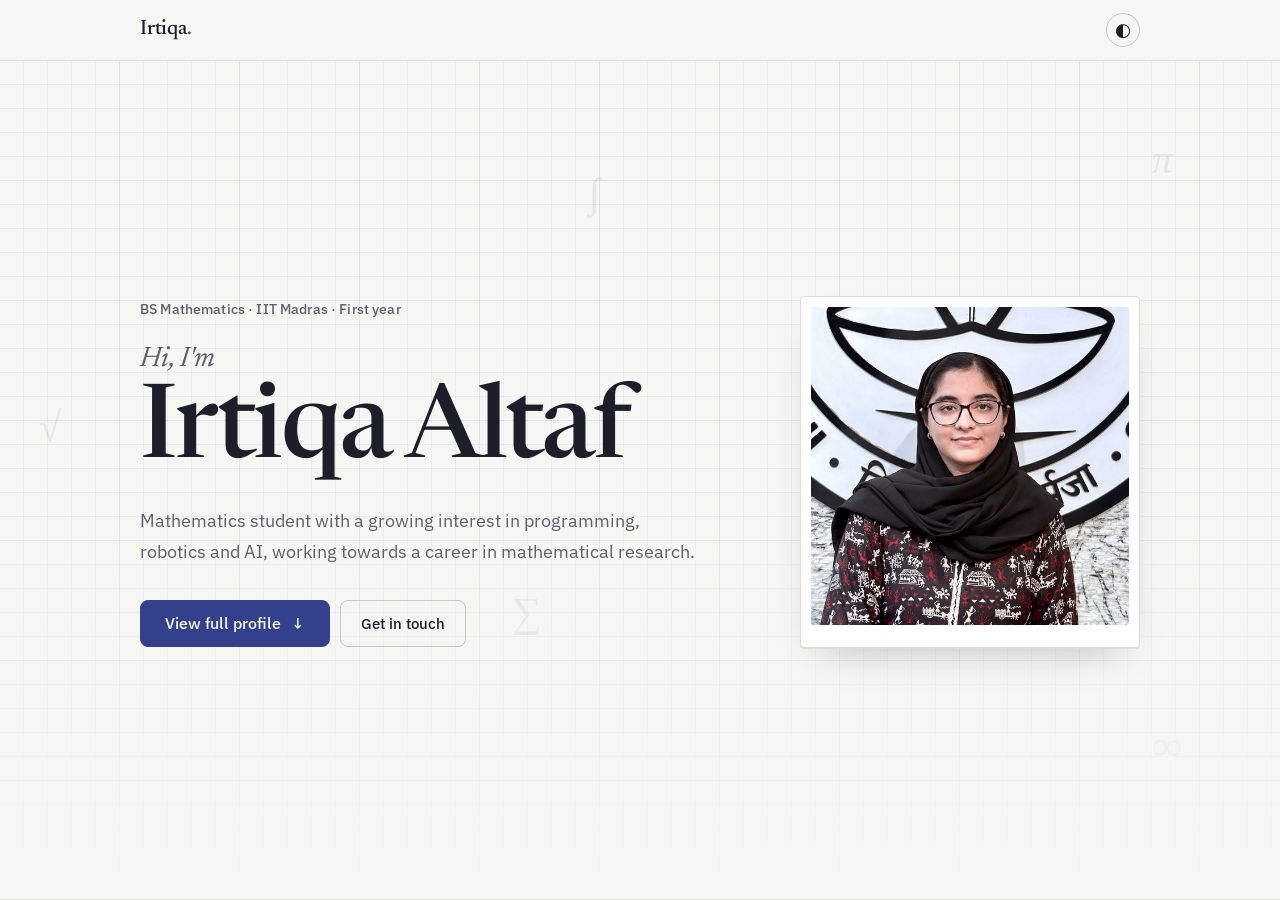
<file: index.html>
<!DOCTYPE html>
<html lang="en">
<head>
  <meta charset="UTF-8">
  <meta name="viewport" content="width=device-width, initial-scale=1.0">
  <meta name="color-scheme" content="light dark">
  <meta name="description" content="Irtiqa Altaf, BS Mathematics student at IIT Madras. Mathematics, programming, robotics, AI and Urdu poetry.">
  <title>Irtiqa Altaf</title>
  <link rel="preconnect" href="https://fonts.googleapis.com">
  <link rel="preconnect" href="https://fonts.gstatic.com" crossorigin>
  <link href="https://fonts.googleapis.com/css2?family=Newsreader:ital,opsz,wght@0,6..72,400;0,6..72,500;0,6..72,600;1,6..72,400;1,6..72,500&family=IBM+Plex+Sans:wght@400;500;600&family=IBM+Plex+Mono:wght@400;500&family=Noto+Nastaliq+Urdu:wght@400;600&family=Noto+Serif+Devanagari:wght@400;500&display=swap" rel="stylesheet">
  <link rel="stylesheet" href="style.css">
</head>
<body>
  <div id="bar"></div>

  <nav>
    <div class="wrap">
      <a class="logo" href="#top">Irtiqa<span>.</span></a>
      <div class="links">
        <a href="#about">About</a>
        <a href="#maths">Mathematics &amp; Programming</a>
        <a href="#robotics">Robotics &amp; AI</a>
        <a href="#roadmap">Roadmap</a>
        <a href="#languages">Languages</a>
        <a href="#contact">Contact</a>
      </div>
      <button id="theme" type="button" aria-label="Switch light and dark theme" title="Light / dark">◐</button>
    </div>
  </nav>

  <!-- HERO -->
  <div class="hero" id="top">
    <span class="sym" style="top:12%;left:46%;" aria-hidden="true">∫</span>
    <span class="sym" style="top:62%;left:40%;animation-delay:-3s;" aria-hidden="true">∑</span>
    <span class="sym" style="top:8%;left:90%;animation-delay:-5s;" aria-hidden="true">π</span>
    <span class="sym" style="top:78%;left:90%;animation-delay:-2s;" aria-hidden="true">∞</span>
    <span class="sym" style="top:40%;left:3%;animation-delay:-6s;" aria-hidden="true">√</span>
    <div class="wrap">
      <div>
        <div class="eyebrow">BS Mathematics &middot; IIT Madras &middot; First year</div>
        <h1>Hi, I'm <span>Irtiqa Altaf</span></h1>
        <p class="lead">
          Mathematics student with a growing interest in programming, robotics and AI, working towards a career in mathematical research.
        </p>
        <div class="cta">
          <button type="button" class="btn primary big" id="openProfile">View full profile <span class="down" aria-hidden="true">&darr;</span></button>
          <a class="btn ghost" href="#contact">Get in touch</a>
        </div>
      </div>
      <div class="photo-frame">
        <img src="[data-uri]" alt="Profile photo">
      </div>
    </div>
  </div>

  <div id="rest">

  <!-- HIGHLIGHTS -->
  <div class="hl">
    <div class="wrap">
      <a class="tile reveal" href="#maths"><span class="ic">∫</span><b>Mathematics</b><small>Calculus, Linear Algebra</small></a>
      <a class="tile reveal" href="#maths"><span class="ic">{ }</span><b>Programming</b><small>Python, R, MATLAB, Mathematica</small></a>
      <a class="tile reveal" href="#robotics"><span class="ic">🤖</span><b>Robotics &amp; Electronics</b><small>Sensors, motors, circuits</small></a>
      <a class="tile reveal" href="#robotics"><span class="ic">🧠</span><b>AI</b><small>The maths behind it</small></a>
      <a class="tile reveal" href="#about"><span class="ic">⚽</span><b>Sports &amp; Games</b><small>Football, Kho Kho, Chess</small></a>
    </div>
  </div>

  <!-- 01 ABOUT -->
  <section id="about">
    <div class="wrap two">
      <div class="reveal">
        <div class="sh"><span class="num">01</span><div><h2>About</h2></div></div>
        <p>
          I'm a first-year BS Mathematics student at IIT Madras, having qualified JEE Advanced to get here.
        </p>
        <p>
          Hardworking and consistent, with a habit of exploring: reading about the latest ideas in mathematics, or picking up a new programming tool whenever there's time.
        </p>
        <p>
          Challenges draw me in, especially the ones that make me think differently. A problem that doesn't give in easily pushes me to look at it from a new angle, and that's usually where the real learning happens.
        </p>
        <p>
          Beyond academics, there's football, kho kho, chess (still learning), and long cycle rides around campus with songs on.
        </p>
        <p class="signoff">Always curious, quietly ambitious, and never done learning.</p>
      </div>
      <div class="card reveal">
        <h3>Quick facts</h3>
        <ul class="facts">
          <li><b>Favourite area</b> Calculus</li>
          <li><b>Reads</b> Novels &amp; Urdu literature</li>
          <li><b>Goal</b> Mathematical Research</li>
        </ul>
      </div>
    </div>
  </section>

  <!-- BELIEF -->
  <div class="belief">
    <div class="wrap reveal">
      <div class="kicker">What I believe</div>
      <p class="big">&ldquo;Once I decide to do something, I see it through to the end.&rdquo;</p>
    </div>
  </div>

  <!-- 02 MATHEMATICS & PROGRAMMING -->
  <section id="maths" class="alt">
    <div class="wrap">
      <div class="sh reveal"><span class="num">02</span><div><h2>Mathematics &amp; Programming</h2></div></div>
      <div class="math-grid" id="tech">
        <div class="card reveal">
          <h3>Completed coursework</h3>
          <div class="course"><span class="tick">✓</span><div><b>Linear Algebra</b><small>IIT Madras</small></div></div>
          <div class="course"><span class="tick">✓</span><div><b>One Variable Calculus</b><small>IIT Madras</small></div></div>
        </div>
        <div class="card reveal">
          <h3>Tools I&rsquo;m exploring</h3>
          <div class="tags">
            <span class="tag">MATLAB<small>Learned</small></span>
            <span class="tag">Mathematica<small>Learned</small></span>
            <span class="tag">Python<small>Building Foundations</small></span>
            <span class="tag learning">R<small>Learning Now</small></span>
            <span class="tag learning">Robotics &amp; Tools<small>Exploring</small></span>
          </div>
          <div class="path">
            <h4>My Learning Path</h4>
            <ul>
              <li><b>Currently learning</b> R programming and data analysis.</li>
              <li><b>Building on</b> Python fundamentals and problem-solving.</li>
              <li><b>Looking ahead</b> Robotics, computational mathematics and practical projects.</li>
            </ul>
          </div>
        </div>
      </div>

      <div class="why5 reveal">
        <h3 class="big">Why Mathematics</h3>
        <div class="wgrid">
          <div class="card wcard">
            <div class="viz proof" id="proof">
              <div>Let n be even, so n = 2k</div>
              <div>&rArr; n&sup2; = 4k&sup2; = 2(2k&sup2;)</div>
              <div>&rArr; n&sup2; is even &nbsp;&#8718;</div>
            </div>
            <div class="txt"><div class="pill">Logic and clarity</div>
              <p>Everything in mathematics can be reasoned out step by step. When a proof works, you know it is true, and there is no doubt left.</p></div>
          </div>
          <div class="card wcard">
            <div class="viz fm" aria-hidden="true">
              <span class="io" id="fmx">2</span><span class="arrow">&rarr;</span>
              <span class="fbox"><span class="gear">&#9881;</span> f(x) = x&sup2;</span>
              <span class="arrow">&rarr;</span><span class="io out" id="fmy">4</span>
            </div>
            <div class="txt"><div class="pill">Understanding how things work</div>
              <p>I'm fascinated by what lies beneath the surface. Mathematics gives me a way to explore patterns, uncover relationships, and understand why things work the way they do.</p></div>
          </div>
          <div class="card wcard">
            <div class="viz" aria-hidden="true">
              <pre class="code"><span class="kw">while</span> not solved:
    try_again()  <span class="cm"># attempt <b id="att">1</b></span>
<span class="ok" id="done">&nbsp;</span></pre>
            </div>
            <div class="txt"><div class="pill">Problem solving</div>
              <p>Staying with a hard problem for a long time and finally cracking it. Few feelings come close.</p></div>
          </div>
          <div class="card wcard">
            <div class="viz" aria-hidden="true"><canvas id="rose"></canvas></div>
            <div class="txt"><div class="pill">Beauty and patterns</div>
              <p>Mathematics is beautiful. Simple ideas often connect in surprising ways, and discovering those patterns never gets old.</p></div>
          </div>
          <div class="card wcard">
            <div class="viz gate" aria-hidden="true">
              <span class="bit" id="bA">1</span><span class="bit" id="bB">0</span>
              <span class="gbox">AND</span><span class="led" id="led"></span>
              <span class="eqs" id="eqs">1 AND 0 = 0</span>
            </div>
            <div class="txt"><div class="pill">Connection to technology</div>
              <p>Mathematics is the base of programming, electronics and robotics, which are the areas I'm exploring now.</p></div>
          </div>
        </div>
      </div>

      <div class="card thm reveal">
        <div class="pill">Favourite equation</div>
        <h3>The derivative of an integral with moving limits</h3>
        <div class="eqbox">
          <math display="block" aria-label="d by dx of the integral from h of x to g of x of f of t dt equals f of g of x times g prime of x minus f of h of x times h prime of x">
            <mrow>
              <mfrac><mi>d</mi><mrow><mi>d</mi><mi>x</mi></mrow></mfrac>
              <mo stretchy="true">(</mo>
              <msubsup><mo>&int;</mo><mrow><mi>h</mi><mo stretchy="false" lspace="0" rspace="0">(</mo><mi>x</mi><mo stretchy="false" lspace="0" rspace="0">)</mo></mrow><mrow><mi>g</mi><mo stretchy="false" lspace="0" rspace="0">(</mo><mi>x</mi><mo stretchy="false" lspace="0" rspace="0">)</mo></mrow></msubsup>
              <mi>f</mi><mo stretchy="false" lspace="0" rspace="0">(</mo><mi>t</mi><mo stretchy="false" lspace="0" rspace="0">)</mo><mspace width="0.2em"></mspace><mi>d</mi><mi>t</mi>
              <mo stretchy="true">)</mo>
              <mo>=</mo>
              <mi>f</mi><mo stretchy="false" lspace="0" rspace="0">(</mo><mi>g</mi><mo stretchy="false" lspace="0" rspace="0">(</mo><mi>x</mi><mo stretchy="false" lspace="0" rspace="0">)</mo><mo stretchy="false" lspace="0" rspace="0">)</mo><mo lspace="0.2em" rspace="0.2em">&middot;</mo><msup><mi>g</mi><mo>&prime;</mo></msup><mo stretchy="false" lspace="0" rspace="0">(</mo><mi>x</mi><mo stretchy="false" lspace="0" rspace="0">)</mo>
              <mo>&minus;</mo>
              <mi>f</mi><mo stretchy="false" lspace="0" rspace="0">(</mo><mi>h</mi><mo stretchy="false" lspace="0" rspace="0">(</mo><mi>x</mi><mo stretchy="false" lspace="0" rspace="0">)</mo><mo stretchy="false" lspace="0" rspace="0">)</mo><mo lspace="0.2em" rspace="0.2em">&middot;</mo><msup><mi>h</mi><mo>&prime;</mo></msup><mo stretchy="false" lspace="0" rspace="0">(</mo><mi>x</mi><mo stretchy="false" lspace="0" rspace="0">)</mo>
            </mrow>
          </math>
        </div>
        <p>Calculus fascinates me more than any other part of maths, and this is one of the most beautiful results I have learnt so far.</p>
        <p class="small">It follows from the Fundamental Theorem of Calculus and the chain rule. It is a form of the Leibniz integral rule.</p>
        <canvas id="thmCv" role="img" aria-label="Animated graph: the area under f(t) between two moving limits h(x) and g(x)"></canvas>
        <p class="readout" id="thmOut"></p>
        <p class="note">The shaded area is the integral of f(t) from h(x) to g(x). As x changes, both limits move. The page checks the formula against a numerical calculation, and they match.</p>
      </div>

      <div class="demo card reveal" id="mathcode">
        <div class="pill">Interactive</div>
        <h3>Calculus, drawn</h3>
        <p class="demo-intro">The derivative is the slope of a curve at one point. Choose a function and move the slider to see the tangent line change.</p>
        <div class="controls">
          <label>Function
            <select id="calcFn">
              <option value="sin">sin x</option>
              <option value="sq">x²</option>
              <option value="cube">x³ − 3x</option>
            </select>
          </label>
          <label class="grow">Point x
            <input type="range" id="calcX" step="0.01">
          </label>
        </div>
        <canvas id="calc" role="img" aria-label="Interactive graph of a function, its derivative and its tangent line"></canvas>
        <p class="readout" id="calcOut"></p>
        <p class="note">Built with JavaScript for this page. A Python and R version is on my list.</p>
      </div>
    </div>
  </section>

  <!-- 03 ROBOTICS, ELECTRONICS & AI -->
  <section id="robotics">
    <div class="wrap">
      <div class="sh reveal"><span class="num">03</span><div><h2>Robotics, Electronics &amp; AI</h2></div></div>
      <div class="robo reveal">
        <div>
          <blockquote>&ldquo;It's the little building blocks of everyday stuff that fascinate me.&rdquo;</blockquote>
          <p>
            That's why I like opening things up to see what's inside. I once
            took apart a computer keyboard to look at its components.
          </p>
          <p>
            Still a beginner in robotics and electronics. The goal is to understand what's inside a robot, like the sensors, motors and circuits, and the maths behind how they work.
          </p>
          <p>Nothing big built yet, but that's starting soon.</p>
        </div>
        <svg viewBox="0 0 420 320" role="img" aria-label="Decorative circuit diagram with sensors, motors and circuits connected to a robot chip">
          <g fill="none" stroke-width="2.5" stroke-linecap="round" stroke-linejoin="round">
            <path class="trace" d="M160 140 H90 V70 H52"/>
            <path class="trace" d="M160 180 H70 V250 H52"/>
            <path class="trace" d="M260 140 H330 V70 H368"/>
            <path class="trace" d="M260 180 H350 V250 H368"/>
            <path class="trace" d="M210 110 V44 H262"/>
            <path class="trace" d="M210 210 V282 H158"/>
          </g>
          <rect x="160" y="110" width="100" height="100" rx="12" fill="#0b1f23" stroke="#5eead4" stroke-width="2.5"/>
          <g stroke="#5eead4" stroke-width="2.5" stroke-linecap="round">
            <path d="M180 110v-8M210 110v-8M240 110v-8M180 210v8M210 210v8M240 210v8M160 130h-8M160 160h-8M160 190h-8M260 130h8M260 160h8M260 190h8"/>
          </g>
          <text x="210" y="165" text-anchor="middle" font-weight="600">ROBOT</text>
          <g fill="#5eead4">
            <circle cx="52" cy="70" r="6"/><circle cx="52" cy="250" r="6"/>
            <circle cx="368" cy="70" r="6"/><circle cx="368" cy="250" r="6"/>
            <circle cx="262" cy="44" r="6"/><circle cx="158" cy="282" r="6"/>
          </g>
          <text x="52" y="52" text-anchor="middle">Sensors</text>
          <text x="52" y="276" text-anchor="middle">Motors</text>
          <text x="368" y="52" text-anchor="middle">Circuits</text>
          <text x="368" y="276" text-anchor="middle">Power</text>
          <text x="290" y="36">Code</text>
          <text x="104" y="306">Maths</text>
        </svg>
      </div>

      <div class="grid involve">
        <div class="card reveal">
          <div class="pill">Electronics</div>
          <h3>Elecfest, Shaastra 2027</h3>
          <p>Part of the team.</p>
        </div>
        <div class="card reveal">
          <div class="pill">AI</div>
          <h3>AI Club, CFI</h3>
          <p>Applied and interviewed.</p>
          <span class="wait">Result awaited</span>
        </div>
        <div class="card reveal">
          <div class="pill">Robotics</div>
          <h3>iBot Club, CFI</h3>
          <p>Applied and interviewed.</p>
          <span class="wait">Result awaited</span>
        </div>
      </div>

      <div class="card open-q reveal">
        <h3>Open questions</h3>
        <p>How maths is used in AI and robotics is a big interest. Some things I want to understand better:</p>
        <div class="qs">
          <div class="card q" data-q="QUESTION 1"><p>How does a robot know where its arm is and how to move it? I think linear algebra comes in here.</p></div>
          <div class="card q" data-q="QUESTION 2"><p>How does an AI model learn from data? Maybe calculus again.</p></div>
          <div class="card q" data-q="QUESTION 3"><p>How do sensors, motors and circuits work together with the maths?</p></div>
        </div>
      </div>
    </div>
  </section>

  <!-- 04 ROADMAP -->
  <section id="roadmap" class="alt">
    <div class="wrap">
      <div class="sh reveal"><span class="num">04</span><div><h2>Roadmap</h2></div></div>
      <div class="road">
        <div class="card reveal">
          <div class="pill">Now</div>
          <h3>Learning the basics</h3>
          <ul>
            <li>Mathematics coursework at IIT Madras</li>
            <li>Building programming fundamentals</li>
            <li>Elecfest, Shaastra 2027</li>
          </ul>
        </div>
        <div class="card reveal">
          <div class="pill">Next few months</div>
          <h3>Mathematics, programming and robotics</h3>
          <ul>
            <li>Study mathematics in depth</li>
            <li>Go deeper into Python and other languages</li>
            <li>Hands-on robotics and electronics</li>
          </ul>
        </div>
        <div class="card reveal">
          <div class="pill">Later</div>
          <h3>Mathematical research</h3>
          <ul>
            <li>Higher studies in mathematics</li>
            <li>A career in research</li>
          </ul>
        </div>
      </div>
      <div class="projects reveal" id="projects">
        <div>
          <h3>Projects: Ideas in the making</h3>
          <p>A collection of ideas,experiments and things i hope to build.</p>
        </div>
        <ul>
          <li><b>Project 1</b> Something with calculus and code.</li>
          <li><b>Project 2</b> Something with electronics or robotics.</li>
          <li><b>Project 3</b> Another idea.</li>
        </ul>
      </div>
    </div>
  </section>

  <!-- 05 LANGUAGES -->
  <section id="languages">
    <div class="wrap">
      <div class="sh reveal"><span class="num">05</span><div><h2>Languages</h2></div></div>
      <div class="grid">
        <div class="card lang reveal">
          <div class="script">Aa</div>
          <h3>English</h3>
          <p>I use English for academics ,programming and everyday communication.</p>
        </div>
        <div class="card lang reveal">
          <div class="script" lang="ur" dir="rtl">اردو</div>
          <h3>Urdu</h3>
          <p>A language close to my heart. I enjoy urdu literature ,poetry and occasionally writing my own verses.</p>
        </div>
        <div class="card lang reveal">
          <div class="script" lang="hi">हिन्दी</div>
          <h3>Hindi</h3>
          <p>I speak and write Hindi in everyday conversations , often switching naturally between Hindi/English.</p>
        </div>
      </div>
    </div>
  </section>

  <!-- QUOTE -->
  <div class="quote">
    <div class="wrap reveal">
      <p class="roman" lang="ur" dir="rtl">
        خودی کو کر بلند اتنا کہ ہر تقدیر سے پہلے،<br>
        خدا بندے سے خود پوچھے، بتا تیری رضا کیا ہے۔
      </p>
      <cite>Allama Iqbal, my favourite couplet</cite>
      <p class="why-q">Iqbal's poetry is one of my biggest sources of motivation.</p>
    </div>
  </div>

  <!-- CONTACT -->
  <section id="contact" class="contact">
    <div class="wrap reveal">
      <div class="sh"><div><h2>Get in Touch</h2></div></div>
      <p class="sub">Always happy to talk about mathematics, robotics, football or poetry.</p>
      <div class="cta">
        <a class="btn primary" href="mailto:ma26b009@smail.iitm.ac.in">Email me</a>
        <a class="btn ghost" href="https://github.com/ma26b009">GitHub</a>
        <a class="btn ghost" href="https://www.linkedin.com/in/irtiqa-altaf-901a31426">LinkedIn</a>
      </div>
    </div>
  </section>

  <footer>
    &copy; 2026 Irtiqa Altaf &middot; <a href="#top">Back to top &uarr;</a>
  </footer>

  </div><!-- /#rest -->
  <script src="script.js"></script>
</body>
</html>
</file>
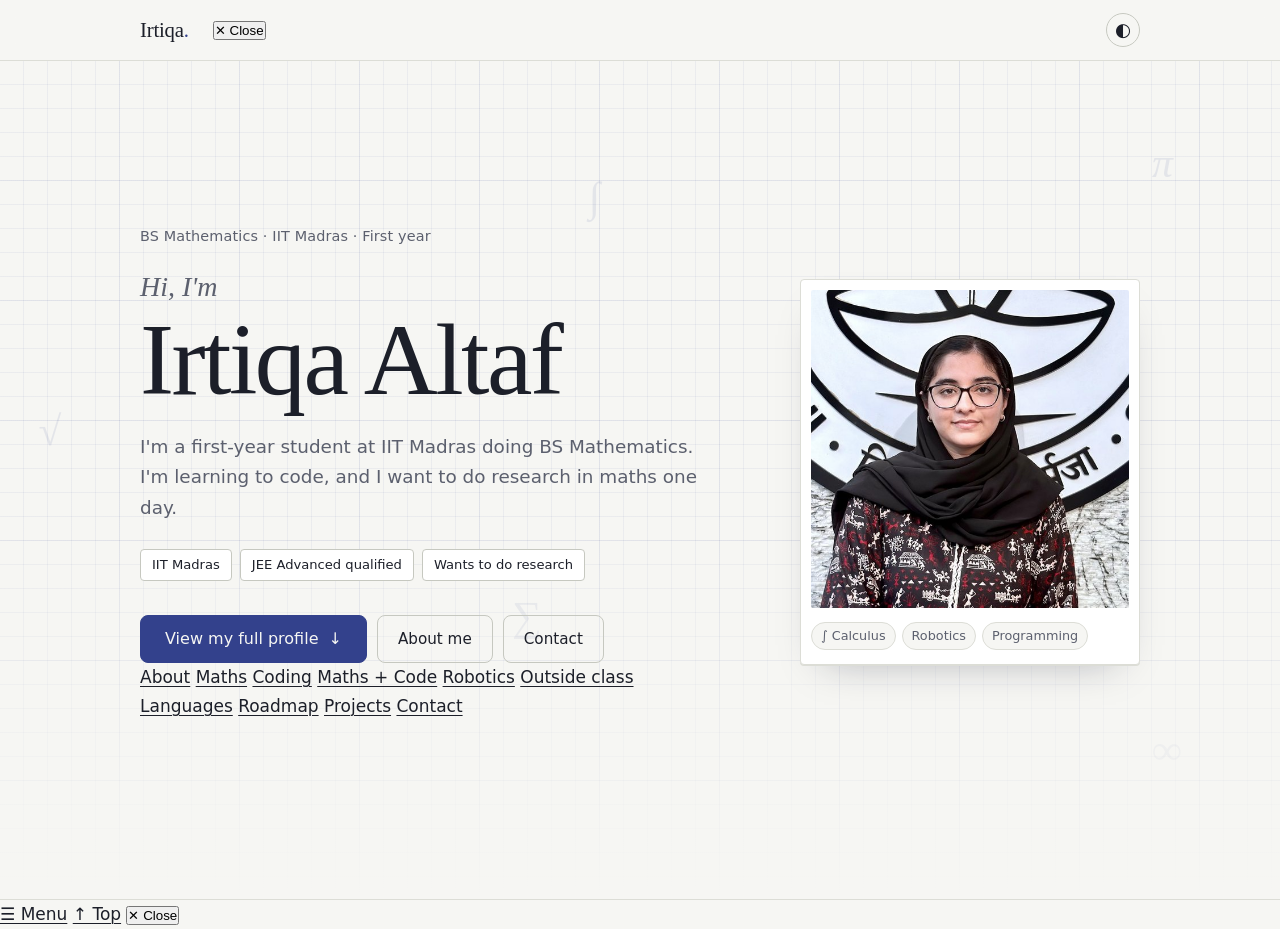
<file: index (2).html>
<!DOCTYPE html>
<html lang="en">
<head>
  <meta charset="UTF-8">
  <meta name="viewport" content="width=device-width, initial-scale=1.0">
  <meta name="description" content="Irtiqa Altaf — BS Mathematics student at IIT Madras. Mathematics, programming, robotics, AI, sports and English poetry.">
  <title>Irtiqa Altaf</title>
  <link rel="preconnect" href="https://fonts.googleapis.com">
  <link rel="preconnect" href="https://fonts.gstatic.com" crossorigin>
  <link href="https://fonts.googleapis.com/css2?family=Fraunces:opsz,wght@9..144,500;9..144,700&family=Inter:wght@400;500;600&family=Noto+Nastaliq+Urdu:wght@400;600&display=swap" rel="stylesheet">
  <link rel="stylesheet" href="style.css">
</head>
<body>
  <div id="bar"></div>

  <nav>
    <div class="wrap">
      <a class="logo" href="#top">Irtiqa<span>.</span></a>
      <div class="links">
        <a href="#about">About</a>
        <a href="#maths">Maths</a>
        <a href="#tech">Coding</a>
        <a href="#mathcode">Maths+Code</a>
        <a href="#robotics">Robotics</a>
        <a href="#beyond">Outside class</a>
        <a href="#languages">Languages</a>
        <a href="#roadmap">Roadmap</a>
        <a href="#contact">Contact</a>
      </div>
      <button id="closeProfile" type="button" aria-label="Close the profile and return to the cover">✕ Close</button>
      <button id="theme" type="button" aria-label="Switch light and dark theme" title="Light / dark">◐</button>
    </div>
  </nav>

  <!-- HERO -->
  <div class="hero" id="top">
    <span class="sym" style="top:12%;left:46%;" aria-hidden="true">∫</span>
    <span class="sym" style="top:62%;left:40%;animation-delay:-3s;" aria-hidden="true">∑</span>
    <span class="sym" style="top:8%;left:90%;animation-delay:-5s;" aria-hidden="true">π</span>
    <span class="sym" style="top:78%;left:90%;animation-delay:-2s;" aria-hidden="true">∞</span>
    <span class="sym" style="top:40%;left:3%;animation-delay:-6s;" aria-hidden="true">√</span>
    <div class="wrap">
      <div>
        <div class="eyebrow">BS Mathematics &middot; IIT Madras &middot; First year</div>
        <h1>Hi, I'm <span>Irtiqa Altaf</span></h1>
        <p class="lead">
          I'm a first-year student at IIT Madras doing BS Mathematics. I'm
          learning to code, and I want to do research in maths one day.
        </p>
        <div class="badges">
          <span class="badge">IIT Madras</span>
          <span class="badge">JEE Advanced qualified</span>
          <span class="badge">Wants to do research</span>
        </div>
        <div class="cta">
          <button type="button" class="btn primary big" id="openProfile">View my full profile <span class="down" aria-hidden="true">&darr;</span></button>
          <a class="btn ghost" href="#about">About me</a>
          <a class="btn ghost" href="#contact">Contact</a>
        </div>
        <div class="cover-nav" aria-label="Jump to a section">
          <a href="#about">About</a>
          <a href="#maths">Maths</a>
          <a href="#tech">Coding</a>
          <a href="#mathcode">Maths + Code</a>
          <a href="#robotics">Robotics</a>
          <a href="#beyond">Outside class</a>
          <a href="#languages">Languages</a>
          <a href="#roadmap">Roadmap</a>
          <a href="#projects">Projects</a>
          <a href="#contact">Contact</a>
        </div>
      </div>
      <div class="photo-frame">
        <img src="[data-uri]" alt="Profile photo">
        <span class="chip c1">∫ Calculus</span>
        <span class="chip c2">Robotics</span>
        <span class="chip c3">Programming</span>
      </div>
    </div>
  </div>

  <div id="rest">

  <!-- MENU -->
  <div class="menu" id="menu">
    <div class="wrap">
      <div class="kicker">Menu</div><h2>Explore the page</h2>
      <div class="menu-grid">
        <a class="menu-btn" href="#about"><i>01</i><b>About</b><em>&rarr;</em></a>
        <a class="menu-btn" href="#maths"><i>02</i><b>Maths</b><em>&rarr;</em></a>
        <a class="menu-btn" href="#tech"><i>03</i><b>Coding</b><em>&rarr;</em></a>
        <a class="menu-btn" href="#mathcode"><i>04</i><b>Maths + Code</b><em>&rarr;</em></a>
        <a class="menu-btn" href="#robotics"><i>05</i><b>Robotics</b><em>&rarr;</em></a>
        <a class="menu-btn" href="#beyond"><i>06</i><b>Outside class</b><em>&rarr;</em></a>
        <a class="menu-btn" href="#languages"><i>07</i><b>Languages</b><em>&rarr;</em></a>
        <a class="menu-btn" href="#roadmap"><i>08</i><b>Roadmap</b><em>&rarr;</em></a>
        <a class="menu-btn" href="#projects"><i>09</i><b>Projects</b><em>&rarr;</em></a>
        <a class="menu-btn" href="#contact"><i>10</i><b>Contact</b><em>&rarr;</em></a>
      </div>
    </div>
  </div>

  <!-- HIGHLIGHTS -->
  <div class="hl">
    <div class="wrap">
      <a class="tile reveal" href="#maths"><span class="ic">∫</span><b>Maths</b><small>Calculus, Linear Algebra</small></a>
      <a class="tile reveal" href="#tech"><span class="ic">{ }</span><b>Coding</b><small>Python, R, MATLAB, Mathematica</small></a>
      <a class="tile reveal" href="#robotics"><span class="ic">🤖</span><b>Robotics &amp; electronics</b><small>Sensors, motors, circuits</small></a>
      <a class="tile reveal" href="#maths"><span class="ic">🧠</span><b>AI</b><small>The maths behind it</small></a>
      <a class="tile reveal" href="#beyond"><span class="ic">⚽</span><b>Sports &amp; games</b><small>Football, kho kho, chess</small></a>
    </div>
  </div>

  <!-- STATS -->
  <div class="stats">
    <div class="wrap">
      <div class="stat reveal"><b data-count="2">2</b><span>maths courses done at IIT Madras</span></div>
      <div class="stat reveal"><b data-count="3">3</b><span>languages I speak</span></div>
      <div class="stat reveal"><b data-count="4">4</b><span>coding tools: MATLAB, Mathematica, Python, R</span></div>
      <div class="stat reveal"><b data-count="3">3</b><span>sports and games I play</span></div>
    </div>
  </div>

  <!-- 01 ABOUT -->
  <section id="about">
    <div class="wrap two">
      <div class="reveal">
        <div class="sh"><span class="num">01</span><div><div class="kicker">About me</div><h2>A bit about me</h2></div></div>
        <p>
          I'm a first-year student doing BS Mathematics at IIT Madras. I
          qualified JEE Advanced and then joined IIT Madras.
        </p>
        <p>
          I'm hardworking and consistent. Once I decide to do something, I see
          it through to the end.
        </p>
        <p>
          I like exploring things. I read about maths, I open up things to see
          what's inside, and whenever I get time I learn programming.
        </p>
        <p>
          Outside class I play football and kho kho, I'm learning chess, and I
          cycle around campus with songs on.
        </p>
      </div>
      <div class="card reveal">
        <h3>Quick facts</h3>
        <ul class="facts">
          <li><b>Studying</b> BS Mathematics</li>
          <li><b>Where</b> IIT Madras</li>
          <li><b>Favorite maths</b> Calculus</li>
          <li><b>Plays</b> Football, kho kho, chess</li>
          <li><b>Reads</b> Novels &amp; Urdu literature</li>
          <li><b>Languages</b> English, Urdu, Hindi</li>
          <li><b>Learning</b> Python, R, robotics</li>
          <li><b>Goal</b> Research in maths</li>
        </ul>
      </div>
    </div>
  </section>

  <!-- BELIEF -->
  <div class="belief">
    <div class="wrap reveal">
      <div class="kicker">What I believe</div>
      <p class="big">&ldquo;Once I decide to do something, I see it through to the end.&rdquo;</p>
      <p class="small">
        I also feel that without any purpose, we are wasting life, which is
        God's most beautiful gift.
      </p>
    </div>
  </div>

  <!-- 02 MATHS -->
  <section id="maths" class="alt">
    <div class="wrap">
      <div class="sh reveal"><span class="num">02</span><div><div class="kicker">Maths</div><h2>My maths side</h2></div></div>
      <div class="math-grid">
        <div class="card why reveal">
          <h3>What I like about maths</h3>
          <ul>
            <li>Reading about what's going on in the world of mathematics, the latest ideas, discoveries and problems. I could do that for hours.</li>
            <li>Calculus is the part of maths that fascinates me the most.</li>
            <li>I want to go for higher studies in maths and work in research.</li>
          </ul>
        </div>
        <div class="card reveal">
          <h3>Courses done at IIT Madras</h3>
          <div class="course"><span class="tick">✓</span><div><b>Linear Algebra</b><small>Completed</small></div></div>
          <div class="course"><span class="tick">✓</span><div><b>One Variable Calculus</b><small>Completed</small></div></div>
        </div>
      </div>

      <div class="why5 reveal">
        <h3 class="big">Why I like mathematics</h3>
        <div class="wgrid">
          <div class="card wcard">
            <div class="viz proof" id="proof">
              <div>Let n be even, so n = 2k</div>
              <div>&rArr; n&sup2; = 4k&sup2; = 2(2k&sup2;)</div>
              <div>&rArr; n&sup2; is even &nbsp;&#8718;</div>
            </div>
            <div class="txt"><div class="pill">Logic and clarity</div>
              <p>I like mathematics because everything in it can be reasoned out step by step. When a proof works, you know it is true, and there is no doubt left.</p></div>
          </div>
          <div class="card wcard">
            <div class="viz fm" aria-hidden="true">
              <span class="io" id="fmx">2</span><span class="arrow">&rarr;</span>
              <span class="fbox"><span class="gear">&#9881;</span> f(x) = x&sup2;</span>
              <span class="arrow">&rarr;</span><span class="io out" id="fmy">4</span>
            </div>
            <div class="txt"><div class="pill">Understanding how things work</div>
              <p>I enjoy understanding how things work from the inside, and mathematics gives me the tools to do that.</p></div>
          </div>
          <div class="card wcard">
            <div class="viz" aria-hidden="true">
              <pre class="code"><span class="kw">while</span> not solved:
    try_again()  <span class="cm"># attempt <b id="att">1</b></span>
<span class="ok" id="done">&nbsp;</span></pre>
            </div>
            <div class="txt"><div class="pill">Problem solving</div>
              <p>I enjoy working on a hard problem for a long time and finally finding the solution. That feeling is the best.</p></div>
          </div>
          <div class="card wcard">
            <div class="viz" aria-hidden="true"><canvas id="rose"></canvas></div>
            <div class="txt"><div class="pill">Beauty and patterns</div>
              <p>I find mathematics beautiful. Simple ideas often connect in surprising ways, and I enjoy discovering those patterns.</p></div>
          </div>
          <div class="card wcard">
            <div class="viz gate" aria-hidden="true">
              <span class="bit" id="bA">1</span><span class="bit" id="bB">0</span>
              <span class="gbox">AND</span><span class="led" id="led"></span>
              <span class="eqs" id="eqs">1 AND 0 = 0</span>
            </div>
            <div class="txt"><div class="pill">Connection to technology</div>
              <p>Mathematics is the base of programming, electronics and robotics, which are the areas I'm exploring now.</p></div>
          </div>
        </div>
      </div>

      <div class="card thm reveal" style="margin-top:26px;">
        <div class="pill">My favorite equation</div>
        <h3>The derivative of an integral with moving limits</h3>
        <div class="eqbox">
          <math display="block" aria-label="d by dx of the integral from h of x to g of x of f of t dt equals f of g of x times g prime of x minus f of h of x times h prime of x">
            <mrow>
              <mfrac><mi>d</mi><mrow><mi>d</mi><mi>x</mi></mrow></mfrac>
              <mo stretchy="true">(</mo>
              <msubsup><mo>&int;</mo><mrow><mi>h</mi><mo stretchy="false" lspace="0" rspace="0">(</mo><mi>x</mi><mo stretchy="false" lspace="0" rspace="0">)</mo></mrow><mrow><mi>g</mi><mo stretchy="false" lspace="0" rspace="0">(</mo><mi>x</mi><mo stretchy="false" lspace="0" rspace="0">)</mo></mrow></msubsup>
              <mi>f</mi><mo stretchy="false" lspace="0" rspace="0">(</mo><mi>t</mi><mo stretchy="false" lspace="0" rspace="0">)</mo><mspace width="0.2em"></mspace><mi>d</mi><mi>t</mi>
              <mo stretchy="true">)</mo>
              <mo>=</mo>
              <mi>f</mi><mo stretchy="false" lspace="0" rspace="0">(</mo><mi>g</mi><mo stretchy="false" lspace="0" rspace="0">(</mo><mi>x</mi><mo stretchy="false" lspace="0" rspace="0">)</mo><mo stretchy="false" lspace="0" rspace="0">)</mo><mo lspace="0.2em" rspace="0.2em">&middot;</mo><msup><mi>g</mi><mo>&prime;</mo></msup><mo stretchy="false" lspace="0" rspace="0">(</mo><mi>x</mi><mo stretchy="false" lspace="0" rspace="0">)</mo>
              <mo>&minus;</mo>
              <mi>f</mi><mo stretchy="false" lspace="0" rspace="0">(</mo><mi>h</mi><mo stretchy="false" lspace="0" rspace="0">(</mo><mi>x</mi><mo stretchy="false" lspace="0" rspace="0">)</mo><mo stretchy="false" lspace="0" rspace="0">)</mo><mo lspace="0.2em" rspace="0.2em">&middot;</mo><msup><mi>h</mi><mo>&prime;</mo></msup><mo stretchy="false" lspace="0" rspace="0">(</mo><mi>x</mi><mo stretchy="false" lspace="0" rspace="0">)</mo>
            </mrow>
          </math>
        </div>
        <p>I find this one of the most beautiful equations of maths that I have learnt till now.</p>
        <p class="small">It follows from the Fundamental Theorem of Calculus and the chain rule. It is a form of the Leibniz integral rule.</p>
        <canvas id="thmCv" role="img" aria-label="Animated graph: the area under f(t) between two moving limits h(x) and g(x)"></canvas>
        <p class="readout" id="thmOut"></p>
        <p class="note">The shaded area is the integral of f(t) from h(x) to g(x). As x changes, both limits move. The page checks the formula against a numerical calculation, and they match.</p>
      </div>

      <div class="card reveal" style="margin-top:22px;">
        <h3>Maths in AI and robotics</h3>
        <p>
          I really enjoy exploring how maths is used in AI and robotics. These
          are some things I want to understand better:
        </p>
        <div class="qs">
          <div class="card q" data-q="QUESTION 1"><p>How does a robot know where its arm is and how to move it? I think linear algebra comes in here.</p></div>
          <div class="card q" data-q="QUESTION 2"><p>How does an AI model learn from data? Maybe calculus again.</p></div>
          <div class="card q" data-q="QUESTION 3"><p>How do sensors, motors and circuits work together with the maths?</p></div>
        </div>
      </div>
    </div>
  </section>

  <!-- 03 CODING -->
  <section id="tech">
    <div class="wrap">
      <div class="sh reveal"><span class="num">03</span><div><div class="kicker">Coding</div><h2>What I'm learning to code with</h2></div></div>
      <div class="tags reveal">
        <span class="tag">MATLAB<small>Learned</small></span>
        <span class="tag">Mathematica<small>Learned</small></span>
        <span class="tag">Python<small>Basics, going deeper</small></span>
        <span class="tag learning">R<small>Learning right now</small></span>
        <span class="tag learning">Other languages<small>Want to learn</small></span>
      </div>
      <div class="panel reveal">
        <div class="pill">Right now</div>
        <ul>
          <li><b>R programming</b> I'm learning it right now.</li>
          <li><b>Python</b> I know the basics. Now I want to go deeper.</li>
          <li><b>MATLAB &amp; Mathematica</b> I have already learned these.</li>
          <li><b>Next few months</b> I want to learn a lot more programming and robotics.</li>
        </ul>
      </div>
    </div>
  </section>

  <!-- 04 MATHS + CODE -->
  <section id="mathcode" class="alt">
    <div class="wrap">
      <div class="sh reveal"><span class="num">04</span><div><div class="kicker">Maths meets code</div><h2>Calculus, drawn</h2></div></div>
      <p class="sub reveal">
        The derivative is the slope of a curve at one point. Choose a function
        and move the slider to see the tangent line change.
      </p>
      <div class="demo card reveal">
        <div class="controls">
          <label>Function
            <select id="calcFn">
              <option value="sin">sin x</option>
              <option value="sq">x²</option>
              <option value="cube">x³ − 3x</option>
            </select>
          </label>
          <label class="grow">Point x
            <input type="range" id="calcX" step="0.01">
          </label>
        </div>
        <canvas id="calc" role="img" aria-label="Interactive graph of a function, its derivative and its tangent line"></canvas>
        <p class="readout" id="calcOut"></p>
        <p class="note">I made this with JavaScript for this page. A Python and R version is on my list.</p>
      </div>
    </div>
  </section>

  <!-- 05 ROBOTICS -->
  <section id="robotics">
    <div class="wrap">
      <div class="sh reveal"><span class="num">05</span><div><div class="kicker">Robotics &amp; electronics</div><h2>What's inside things</h2></div></div>
      <div class="robo reveal">
        <div>
          <blockquote>&ldquo;It's the little building blocks of everyday stuff that fascinate me.&rdquo;</blockquote>
          <p>
            That's why I like opening things up to see what's inside. I once
            took apart a computer keyboard to look at its components.
          </p>
          <p>
            I'm a beginner in robotics and electronics. I want to understand
            what's inside a robot, like the sensors, motors and circuits, and
            the maths behind how they work.
          </p>
          <p>I haven't built anything big yet, but I want to start soon.</p>
          <div class="chips"><span>Sensors</span><span>Motors</span><span>Circuits</span><span>Maths</span></div>
        </div>
        <svg viewBox="0 0 420 320" role="img" aria-label="Decorative circuit diagram with sensors, motors and circuits connected to a robot chip">
          <g fill="none" stroke-width="2.5" stroke-linecap="round" stroke-linejoin="round">
            <path class="trace" d="M160 140 H90 V70 H52"/>
            <path class="trace" d="M160 180 H70 V250 H52"/>
            <path class="trace" d="M260 140 H330 V70 H368"/>
            <path class="trace" d="M260 180 H350 V250 H368"/>
            <path class="trace" d="M210 110 V44 H262"/>
            <path class="trace" d="M210 210 V282 H158"/>
          </g>
          <rect x="160" y="110" width="100" height="100" rx="12" fill="#0b1f23" stroke="#5eead4" stroke-width="2.5"/>
          <g stroke="#5eead4" stroke-width="2.5" stroke-linecap="round">
            <path d="M180 110v-8M210 110v-8M240 110v-8M180 210v8M210 210v8M240 210v8M160 130h-8M160 160h-8M160 190h-8M260 130h8M260 160h8M260 190h8"/>
          </g>
          <text x="210" y="165" text-anchor="middle" font-weight="600">ROBOT</text>
          <g fill="#5eead4">
            <circle cx="52" cy="70" r="6"/><circle cx="52" cy="250" r="6"/>
            <circle cx="368" cy="70" r="6"/><circle cx="368" cy="250" r="6"/>
            <circle cx="262" cy="44" r="6"/><circle cx="158" cy="282" r="6"/>
          </g>
          <text x="52" y="52" text-anchor="middle">Sensors</text>
          <text x="52" y="276" text-anchor="middle">Motors</text>
          <text x="368" y="52" text-anchor="middle">Circuits</text>
          <text x="368" y="276" text-anchor="middle">Power</text>
          <text x="290" y="36">Code</text>
          <text x="104" y="306">Maths</text>
        </svg>
      </div>

      <div class="grid involve">
        <div class="card reveal">
          <div class="pill">Electronics</div>
          <h3>Shaastra 2027: Elecfest</h3>
          <p>I'm part of Elecfest at Shaastra 2027.</p>
        </div>
        <div class="card reveal">
          <div class="pill">AI</div>
          <h3>AI club, CFI</h3>
          <p>I applied and gave the interview.</p>
          <span class="wait">Result not out yet</span>
        </div>
        <div class="card reveal">
          <div class="pill">Robotics</div>
          <h3>iBot club, CFI</h3>
          <p>I applied and gave the interview.</p>
          <span class="wait">Result not out yet</span>
        </div>
      </div>
    </div>
  </section>

  <!-- 06 OUTSIDE CLASS -->
  <section id="beyond" class="alt">
    <div class="wrap">
      <div class="sh reveal"><span class="num">06</span><div><div class="kicker">Outside class</div><h2>What I do when I'm not studying</h2></div></div>
      <div class="bento">
        <div class="card reveal"><span class="icon">⚽</span><h3>Football</h3><p>I love football. Playing in a team is the best part.</p></div>
        <div class="card reveal"><span class="icon">🏃‍♀️</span><h3>Kho kho</h3><p>I love kho kho too, and I play it.</p></div>
        <div class="card big reveal">
          <span class="icon">📚</span>
          <h3>Novels &amp; Urdu literature</h3>
          <p>I love reading novels and Urdu literature, especially Allama Iqbal's poetry. I read whenever I'm free, and it keeps me motivated.</p>
          <p>I also try to write Urdu poems myself.</p>
        </div>
        <div class="card reveal"><span class="icon">♟️</span><h3>Chess</h3><p>I just started playing chess. Still learning.</p></div>
        <div class="card reveal"><span class="icon">🚲</span><h3>Cycling</h3><p>I cycle around campus with songs on and no place to go. I love it.</p></div>
        <div class="card wide reveal"><span class="icon">🔧</span><h3>Taking things apart</h3><p>I like opening things up to see the components inside. I once opened a computer keyboard.</p></div>
      </div>
    </div>
  </section>

  <!-- 07 LANGUAGES -->
  <section id="languages">
    <div class="wrap">
      <div class="sh reveal"><span class="num">07</span><div><div class="kicker">Languages</div><h2>Languages I know</h2></div></div>
      <div class="grid">
        <div class="card lang reveal">
          <div class="script">Aa</div>
          <h3>English</h3>
          <p>I use it for my studies and for coding.</p>
        </div>
        <div class="card lang reveal">
          <div class="script" lang="ur" dir="rtl">اردو</div>
          <h3>Urdu</h3>
          <p>I love Urdu literature and I try to write poems in it.</p>
        </div>
        <div class="card lang reveal">
          <div class="script" lang="hi">हिन्दी</div>
          <h3>Hindi</h3>
          <p>I speak and write it every day, usually mixed with English.</p>
        </div>
      </div>
    </div>
  </section>

  <!-- QUOTE -->
  <div class="quote">
    <div class="wrap reveal">
      <p class="urdu" lang="ur" dir="rtl">
        <span>خودی کو کر بلند اتنا کہ ہر تقدیر سے پہلے</span>
        <span>خدا بندے سے خود پوچھے بتا تیری رضا کیا ہے</span>
      </p>
      <blockquote>
        &ldquo;Raise your selfhood so high that before every decree of destiny,
        God Himself asks you: <em>tell me, what is it that you wish?</em>&rdquo;
      </blockquote>
      
      <cite>Allama Iqbal &middot; my favorite couplet</cite>
      <p class="why-q">Iqbal's poetry is one of my biggest sources of motivation. I try to write Urdu poems of my own too.</p>
    </div>
  </div>

  <!-- 08 ROADMAP -->
  <section id="roadmap">
    <div class="wrap">
      <div class="sh reveal"><span class="num">08</span><div><div class="kicker">Roadmap</div><h2>Where I want to go</h2></div></div>
      <div class="road">
        <div class="card reveal">
          <div class="pill">Now</div>
          <h3>Learning the basics</h3>
          <ul>
            <li>Studying maths at IIT Madras</li>
            <li>Learning R, and practicing Python, MATLAB and Mathematica</li>
            <li>Working with the Elecfest team</li>
          </ul>
        </div>
        <div class="card reveal">
          <div class="pill">Next few months</div>
          <h3>Maths, programming and robotics</h3>
          <ul>
            <li>Study maths very well</li>
            <li>Learn a lot more programming and robotics</li>
            <li>Go deeper into Python and other useful languages</li>
            <li>Start my first project</li>
          </ul>
        </div>
        <div class="card reveal">
          <div class="pill">Later</div>
          <h3>Research in maths</h3>
          <ul>
            <li>Higher studies in mathematics</li>
            <li>Work in research</li>
          </ul>
        </div>
      </div>
    </div>
  </section>

  <!-- 09 PROJECTS -->
  <section id="projects" class="alt">
    <div class="wrap">
      <div class="sh reveal"><span class="num">09</span><div><div class="kicker">Projects</div><h2>Coming soon</h2></div></div>
      <p class="sub reveal">I haven't started a project yet. I hope to start my first one soon, and I'll put it here.</p>
      <div class="grid">
        <div class="card proj reveal"><div class="pill">Coming soon</div><h3>Project 1</h3><p>Something with calculus and code.</p></div>
        <div class="card proj reveal"><div class="pill">Coming soon</div><h3>Project 2</h3><p>Something with electronics or robotics.</p></div>
        <div class="card proj reveal"><div class="pill">Coming soon</div><h3>Project 3</h3><p>Another idea.</p></div>
      </div>
    </div>
  </section>

  <!-- FRIENDS -->
  <section>
    <div class="wrap">
      <div class="sh reveal"><span class="num">✦</span><div><div class="kicker">My friends say</div><h2>How they describe me</h2></div></div>
      <div class="words reveal">
        <span class="word">Headstrong</span>
        <span class="word">Hardworking</span>
        <span class="word">Straightforward</span>
      </div>
    </div>
  </section>

  <!-- CONTACT -->
  <section id="contact" class="alt contact">
    <div class="wrap reveal">
      <div class="sh"><div><div class="kicker">Contact</div><h2>Say hi</h2></div></div>
      <p class="sub">Want to talk about maths, robotics, football or poetry? Message me.</p>
      <div class="cta">
        <!-- Replace the placeholders below with your real links -->
        <a class="btn primary" href="mailto:YOUR-EMAIL@example.com">Email me</a>
        <a class="btn ghost" href="https://github.com/ma26b009">GitHub</a>
        <a class="btn ghost" href="https://www.linkedin.com/in/YOUR-LINK">LinkedIn</a>
      </div>
    </div>
  </section>

  <footer>
    &copy; 2026 Irtiqa Altaf &middot; <a href="#top">Back to top &uarr;</a>
  </footer>

  </div><!-- /#rest -->
  <div class="dock" role="toolbar" aria-label="Page controls">
    <a href="#menu">☰ Menu</a>
    <a href="#top">↑ Top</a>
    <button type="button" id="dockClose">✕ Close</button>
  </div>
  <script src="script.js"></script>
</body>
</html>
</file>
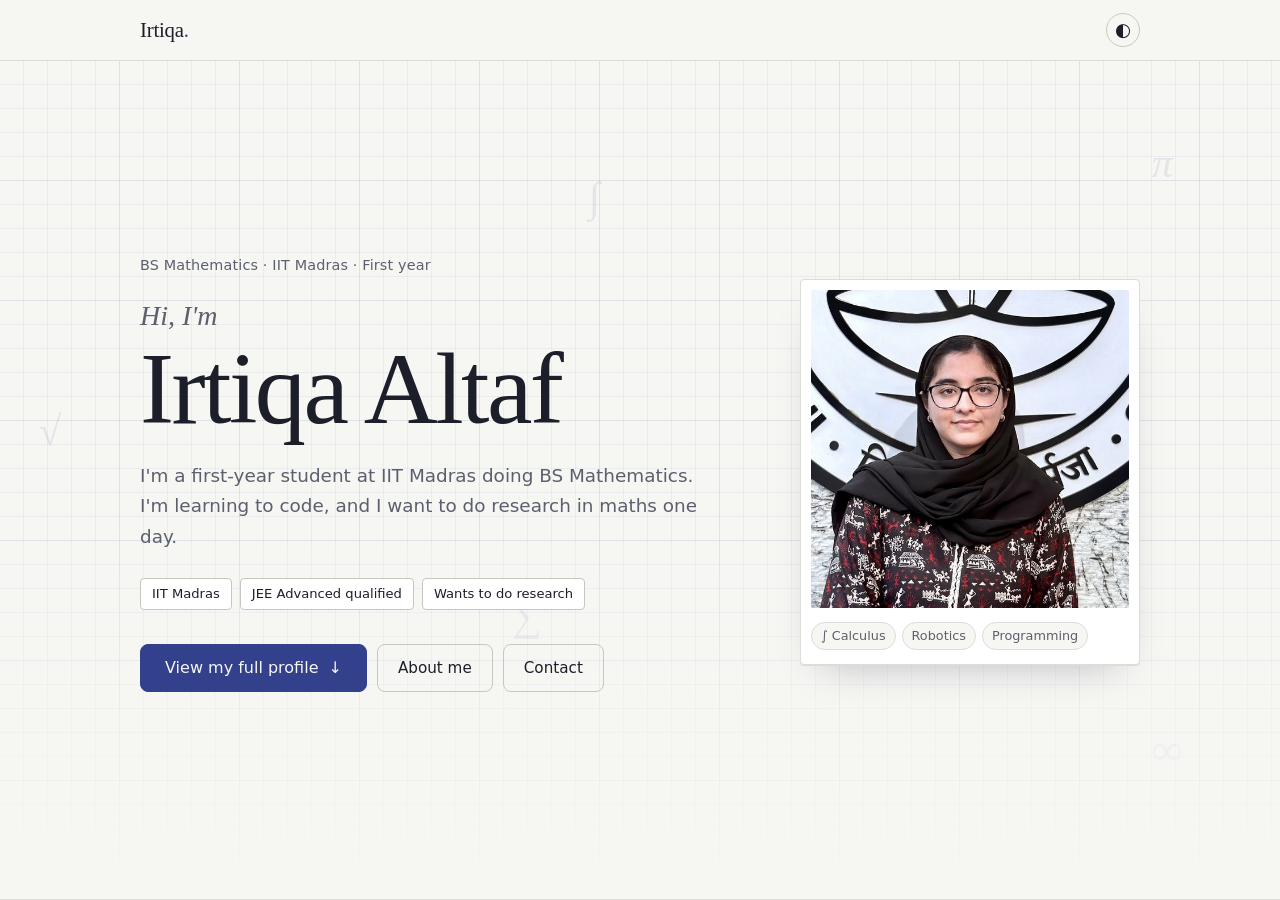
<file: index-4.html>
<!DOCTYPE html>
<html lang="en">
<head>
  <meta charset="UTF-8">
  <meta name="viewport" content="width=device-width, initial-scale=1.0">
  <meta name="description" content="Irtiqa Altaf — BS Mathematics student at IIT Madras. Mathematics, programming, robotics, AI, sports and English poetry.">
  <title>Irtiqa Altaf</title>
  <link rel="preconnect" href="https://fonts.googleapis.com">
  <link rel="preconnect" href="https://fonts.gstatic.com" crossorigin>
  <link href="https://fonts.googleapis.com/css2?family=Fraunces:opsz,wght@9..144,500;9..144,700&family=Inter:wght@400;500;600&family=Noto+Nastaliq+Urdu:wght@400;600&display=swap" rel="stylesheet">
  <link rel="stylesheet" href="style.css">
</head>
<body>
  <div id="bar"></div>

  <nav>
    <div class="wrap">
      <a class="logo" href="#top">Irtiqa<span>.</span></a>
      <div class="links">
        <a href="#about">About</a>
        <a href="#maths">Maths</a>
        <a href="#tech">Coding</a>
        <a href="#mathcode">Maths+Code</a>
        <a href="#robotics">Robotics</a>
        <a href="#beyond">Outside class</a>
        <a href="#languages">Languages</a>
        <a href="#roadmap">Roadmap</a>
        <a href="#contact">Contact</a>
      </div>
      <button id="theme" type="button" aria-label="Switch light and dark theme" title="Light / dark">◐</button>
    </div>
  </nav>

  <!-- HERO -->
  <div class="hero" id="top">
    <span class="sym" style="top:12%;left:46%;" aria-hidden="true">∫</span>
    <span class="sym" style="top:62%;left:40%;animation-delay:-3s;" aria-hidden="true">∑</span>
    <span class="sym" style="top:8%;left:90%;animation-delay:-5s;" aria-hidden="true">π</span>
    <span class="sym" style="top:78%;left:90%;animation-delay:-2s;" aria-hidden="true">∞</span>
    <span class="sym" style="top:40%;left:3%;animation-delay:-6s;" aria-hidden="true">√</span>
    <div class="wrap">
      <div>
        <div class="eyebrow">BS Mathematics &middot; IIT Madras &middot; First year</div>
        <h1>Hi, I'm <span>Irtiqa Altaf</span></h1>
        <p class="lead">
          I'm a first-year student at IIT Madras doing BS Mathematics. I'm
          learning to code, and I want to do research in maths one day.
        </p>
        <div class="badges">
          <span class="badge">IIT Madras</span>
          <span class="badge">JEE Advanced qualified</span>
          <span class="badge">Wants to do research</span>
        </div>
        <div class="cta">
          <button type="button" class="btn primary big" id="openProfile">View my full profile <span class="down" aria-hidden="true">&darr;</span></button>
          <a class="btn ghost" href="#about">About me</a>
          <a class="btn ghost" href="#contact">Contact</a>
        </div>
      </div>
      <div class="photo-frame">
        <img src="[data-uri]" alt="Profile photo">
        <span class="chip c1">∫ Calculus</span>
        <span class="chip c2">Robotics</span>
        <span class="chip c3">Programming</span>
      </div>
    </div>
  </div>

  <div id="rest">

  <!-- HIGHLIGHTS -->
  <div class="hl">
    <div class="wrap">
      <a class="tile reveal" href="#maths"><span class="ic">∫</span><b>Maths</b><small>Calculus, Linear Algebra</small></a>
      <a class="tile reveal" href="#tech"><span class="ic">{ }</span><b>Coding</b><small>Python, R, MATLAB, Mathematica</small></a>
      <a class="tile reveal" href="#robotics"><span class="ic">🤖</span><b>Robotics &amp; electronics</b><small>Sensors, motors, circuits</small></a>
      <a class="tile reveal" href="#maths"><span class="ic">🧠</span><b>AI</b><small>The maths behind it</small></a>
      <a class="tile reveal" href="#beyond"><span class="ic">⚽</span><b>Sports &amp; games</b><small>Football, kho kho, chess</small></a>
    </div>
  </div>

  <!-- STATS -->
  <div class="stats">
    <div class="wrap">
      <div class="stat reveal"><b data-count="2">2</b><span>maths courses done at IIT Madras</span></div>
      <div class="stat reveal"><b data-count="3">3</b><span>languages I speak</span></div>
      <div class="stat reveal"><b data-count="4">4</b><span>coding tools: MATLAB, Mathematica, Python, R</span></div>
      <div class="stat reveal"><b data-count="3">3</b><span>sports and games I play</span></div>
    </div>
  </div>

  <!-- 01 ABOUT -->
  <section id="about">
    <div class="wrap two">
      <div class="reveal">
        <div class="sh"><span class="num">01</span><div><div class="kicker">About me</div><h2>A bit about me</h2></div></div>
        <p>
          I'm a first-year student doing BS Mathematics at IIT Madras. I
          qualified JEE Advanced and then joined IIT Madras.
        </p>
        <p>
          I'm hardworking and consistent. Once I decide to do something, I see
          it through to the end.
        </p>
        <p>
          I like exploring things. I read about maths, I open up things to see
          what's inside, and whenever I get time I learn programming.
        </p>
        <p>
          Outside class I play football and kho kho, I'm learning chess, and I
          cycle around campus with songs on.
        </p>
      </div>
      <div class="card reveal">
        <h3>Quick facts</h3>
        <ul class="facts">
          <li><b>Studying</b> BS Mathematics</li>
          <li><b>Where</b> IIT Madras</li>
          <li><b>Favorite maths</b> Calculus</li>
          <li><b>Plays</b> Football, kho kho, chess</li>
          <li><b>Reads</b> Novels &amp; Urdu literature</li>
          <li><b>Languages</b> English, Urdu, Hindi</li>
          <li><b>Learning</b> Python, R, robotics</li>
          <li><b>Goal</b> Research in maths</li>
        </ul>
      </div>
    </div>
  </section>

  <!-- BELIEF -->
  <div class="belief">
    <div class="wrap reveal">
      <div class="kicker">What I believe</div>
      <p class="big">&ldquo;Once I decide to do something, I see it through to the end.&rdquo;</p>
      <p class="small">
        I also feel that without any purpose, we are wasting life, which is
        God's most beautiful gift.
      </p>
    </div>
  </div>

  <!-- 02 MATHS -->
  <section id="maths" class="alt">
    <div class="wrap">
      <div class="sh reveal"><span class="num">02</span><div><div class="kicker">Maths</div><h2>My maths side</h2></div></div>
      <div class="math-grid">
        <div class="card why reveal">
          <h3>What I like about maths</h3>
          <ul>
            <li>Reading about what's going on in the world of mathematics, the latest ideas, discoveries and problems. I could do that for hours.</li>
            <li>Calculus is the part of maths that fascinates me the most.</li>
            <li>I want to go for higher studies in maths and work in research.</li>
          </ul>
        </div>
        <div class="card reveal">
          <h3>Courses done at IIT Madras</h3>
          <div class="course"><span class="tick">✓</span><div><b>Linear Algebra</b><small>Completed</small></div></div>
          <div class="course"><span class="tick">✓</span><div><b>One Variable Calculus</b><small>Completed</small></div></div>
        </div>
      </div>

      <div class="why5 reveal">
        <h3 class="big">Why I like mathematics</h3>
        <div class="wgrid">
          <div class="card wcard">
            <div class="viz proof" id="proof">
              <div>Let n be even, so n = 2k</div>
              <div>&rArr; n&sup2; = 4k&sup2; = 2(2k&sup2;)</div>
              <div>&rArr; n&sup2; is even &nbsp;&#8718;</div>
            </div>
            <div class="txt"><div class="pill">Logic and clarity</div>
              <p>I like mathematics because everything in it can be reasoned out step by step. When a proof works, you know it is true, and there is no doubt left.</p></div>
          </div>
          <div class="card wcard">
            <div class="viz fm" aria-hidden="true">
              <span class="io" id="fmx">2</span><span class="arrow">&rarr;</span>
              <span class="fbox"><span class="gear">&#9881;</span> f(x) = x&sup2;</span>
              <span class="arrow">&rarr;</span><span class="io out" id="fmy">4</span>
            </div>
            <div class="txt"><div class="pill">Understanding how things work</div>
              <p>I enjoy understanding how things work from the inside, and mathematics gives me the tools to do that.</p></div>
          </div>
          <div class="card wcard">
            <div class="viz" aria-hidden="true">
              <pre class="code"><span class="kw">while</span> not solved:
    try_again()  <span class="cm"># attempt <b id="att">1</b></span>
<span class="ok" id="done">&nbsp;</span></pre>
            </div>
            <div class="txt"><div class="pill">Problem solving</div>
              <p>I enjoy working on a hard problem for a long time and finally finding the solution. That feeling is the best.</p></div>
          </div>
          <div class="card wcard">
            <div class="viz" aria-hidden="true"><canvas id="rose"></canvas></div>
            <div class="txt"><div class="pill">Beauty and patterns</div>
              <p>I find mathematics beautiful. Simple ideas often connect in surprising ways, and I enjoy discovering those patterns.</p></div>
          </div>
          <div class="card wcard">
            <div class="viz gate" aria-hidden="true">
              <span class="bit" id="bA">1</span><span class="bit" id="bB">0</span>
              <span class="gbox">AND</span><span class="led" id="led"></span>
              <span class="eqs" id="eqs">1 AND 0 = 0</span>
            </div>
            <div class="txt"><div class="pill">Connection to technology</div>
              <p>Mathematics is the base of programming, electronics and robotics, which are the areas I'm exploring now.</p></div>
          </div>
        </div>
      </div>

      <div class="card thm reveal" style="margin-top:26px;">
        <div class="pill">My favorite equation</div>
        <h3>The derivative of an integral with moving limits</h3>
        <div class="eqbox">
          <math display="block" aria-label="d by dx of the integral from h of x to g of x of f of t dt equals f of g of x times g prime of x minus f of h of x times h prime of x">
            <mrow>
              <mfrac><mi>d</mi><mrow><mi>d</mi><mi>x</mi></mrow></mfrac>
              <mo stretchy="true">(</mo>
              <msubsup><mo>&int;</mo><mrow><mi>h</mi><mo stretchy="false" lspace="0" rspace="0">(</mo><mi>x</mi><mo stretchy="false" lspace="0" rspace="0">)</mo></mrow><mrow><mi>g</mi><mo stretchy="false" lspace="0" rspace="0">(</mo><mi>x</mi><mo stretchy="false" lspace="0" rspace="0">)</mo></mrow></msubsup>
              <mi>f</mi><mo stretchy="false" lspace="0" rspace="0">(</mo><mi>t</mi><mo stretchy="false" lspace="0" rspace="0">)</mo><mspace width="0.2em"></mspace><mi>d</mi><mi>t</mi>
              <mo stretchy="true">)</mo>
              <mo>=</mo>
              <mi>f</mi><mo stretchy="false" lspace="0" rspace="0">(</mo><mi>g</mi><mo stretchy="false" lspace="0" rspace="0">(</mo><mi>x</mi><mo stretchy="false" lspace="0" rspace="0">)</mo><mo stretchy="false" lspace="0" rspace="0">)</mo><mo lspace="0.2em" rspace="0.2em">&middot;</mo><msup><mi>g</mi><mo>&prime;</mo></msup><mo stretchy="false" lspace="0" rspace="0">(</mo><mi>x</mi><mo stretchy="false" lspace="0" rspace="0">)</mo>
              <mo>&minus;</mo>
              <mi>f</mi><mo stretchy="false" lspace="0" rspace="0">(</mo><mi>h</mi><mo stretchy="false" lspace="0" rspace="0">(</mo><mi>x</mi><mo stretchy="false" lspace="0" rspace="0">)</mo><mo stretchy="false" lspace="0" rspace="0">)</mo><mo lspace="0.2em" rspace="0.2em">&middot;</mo><msup><mi>h</mi><mo>&prime;</mo></msup><mo stretchy="false" lspace="0" rspace="0">(</mo><mi>x</mi><mo stretchy="false" lspace="0" rspace="0">)</mo>
            </mrow>
          </math>
        </div>
        <p>I find this one of the most beautiful equations of maths that I have learnt till now.</p>
        <p class="small">It follows from the Fundamental Theorem of Calculus and the chain rule. It is a form of the Leibniz integral rule.</p>
        <canvas id="thmCv" role="img" aria-label="Animated graph: the area under f(t) between two moving limits h(x) and g(x)"></canvas>
        <p class="readout" id="thmOut"></p>
        <p class="note">The shaded area is the integral of f(t) from h(x) to g(x). As x changes, both limits move. The page checks the formula against a numerical calculation, and they match.</p>
      </div>

      <div class="card reveal" style="margin-top:22px;">
        <h3>Maths in AI and robotics</h3>
        <p>
          I really enjoy exploring how maths is used in AI and robotics. These
          are some things I want to understand better:
        </p>
        <div class="qs">
          <div class="card q" data-q="QUESTION 1"><p>How does a robot know where its arm is and how to move it? I think linear algebra comes in here.</p></div>
          <div class="card q" data-q="QUESTION 2"><p>How does an AI model learn from data? Maybe calculus again.</p></div>
          <div class="card q" data-q="QUESTION 3"><p>How do sensors, motors and circuits work together with the maths?</p></div>
        </div>
      </div>
    </div>
  </section>

  <!-- 03 CODING -->
  <section id="tech">
    <div class="wrap">
      <div class="sh reveal"><span class="num">03</span><div><div class="kicker">Coding</div><h2>What I'm learning to code with</h2></div></div>
      <div class="tags reveal">
        <span class="tag">MATLAB<small>Learned</small></span>
        <span class="tag">Mathematica<small>Learned</small></span>
        <span class="tag">Python<small>Basics, going deeper</small></span>
        <span class="tag learning">R<small>Learning right now</small></span>
        <span class="tag learning">Other languages<small>Want to learn</small></span>
      </div>
      <div class="panel reveal">
        <div class="pill">Right now</div>
        <ul>
          <li><b>R programming</b> I'm learning it right now.</li>
          <li><b>Python</b> I know the basics. Now I want to go deeper.</li>
          <li><b>MATLAB &amp; Mathematica</b> I have already learned these.</li>
          <li><b>Next few months</b> I want to learn a lot more programming and robotics.</li>
        </ul>
      </div>
    </div>
  </section>

  <!-- 04 MATHS + CODE -->
  <section id="mathcode" class="alt">
    <div class="wrap">
      <div class="sh reveal"><span class="num">04</span><div><div class="kicker">Maths meets code</div><h2>Calculus, drawn</h2></div></div>
      <p class="sub reveal">
        The derivative is the slope of a curve at one point. Choose a function
        and move the slider to see the tangent line change.
      </p>
      <div class="demo card reveal">
        <div class="controls">
          <label>Function
            <select id="calcFn">
              <option value="sin">sin x</option>
              <option value="sq">x²</option>
              <option value="cube">x³ − 3x</option>
            </select>
          </label>
          <label class="grow">Point x
            <input type="range" id="calcX" step="0.01">
          </label>
        </div>
        <canvas id="calc" role="img" aria-label="Interactive graph of a function, its derivative and its tangent line"></canvas>
        <p class="readout" id="calcOut"></p>
        <p class="note">I made this with JavaScript for this page. A Python and R version is on my list.</p>
      </div>
    </div>
  </section>

  <!-- 05 ROBOTICS -->
  <section id="robotics">
    <div class="wrap">
      <div class="sh reveal"><span class="num">05</span><div><div class="kicker">Robotics &amp; electronics</div><h2>What's inside things</h2></div></div>
      <div class="robo reveal">
        <div>
          <blockquote>&ldquo;It's the little building blocks of everyday stuff that fascinate me.&rdquo;</blockquote>
          <p>
            That's why I like opening things up to see what's inside. I once
            took apart a computer keyboard to look at its components.
          </p>
          <p>
            I'm a beginner in robotics and electronics. I want to understand
            what's inside a robot, like the sensors, motors and circuits, and
            the maths behind how they work.
          </p>
          <p>I haven't built anything big yet, but I want to start soon.</p>
          <div class="chips"><span>Sensors</span><span>Motors</span><span>Circuits</span><span>Maths</span></div>
        </div>
        <svg viewBox="0 0 420 320" role="img" aria-label="Decorative circuit diagram with sensors, motors and circuits connected to a robot chip">
          <g fill="none" stroke-width="2.5" stroke-linecap="round" stroke-linejoin="round">
            <path class="trace" d="M160 140 H90 V70 H52"/>
            <path class="trace" d="M160 180 H70 V250 H52"/>
            <path class="trace" d="M260 140 H330 V70 H368"/>
            <path class="trace" d="M260 180 H350 V250 H368"/>
            <path class="trace" d="M210 110 V44 H262"/>
            <path class="trace" d="M210 210 V282 H158"/>
          </g>
          <rect x="160" y="110" width="100" height="100" rx="12" fill="#0b1f23" stroke="#5eead4" stroke-width="2.5"/>
          <g stroke="#5eead4" stroke-width="2.5" stroke-linecap="round">
            <path d="M180 110v-8M210 110v-8M240 110v-8M180 210v8M210 210v8M240 210v8M160 130h-8M160 160h-8M160 190h-8M260 130h8M260 160h8M260 190h8"/>
          </g>
          <text x="210" y="165" text-anchor="middle" font-weight="600">ROBOT</text>
          <g fill="#5eead4">
            <circle cx="52" cy="70" r="6"/><circle cx="52" cy="250" r="6"/>
            <circle cx="368" cy="70" r="6"/><circle cx="368" cy="250" r="6"/>
            <circle cx="262" cy="44" r="6"/><circle cx="158" cy="282" r="6"/>
          </g>
          <text x="52" y="52" text-anchor="middle">Sensors</text>
          <text x="52" y="276" text-anchor="middle">Motors</text>
          <text x="368" y="52" text-anchor="middle">Circuits</text>
          <text x="368" y="276" text-anchor="middle">Power</text>
          <text x="290" y="36">Code</text>
          <text x="104" y="306">Maths</text>
        </svg>
      </div>

      <div class="grid involve">
        <div class="card reveal">
          <div class="pill">Electronics</div>
          <h3>Shaastra 2027: Elecfest</h3>
          <p>I'm part of Elecfest at Shaastra 2027.</p>
        </div>
        <div class="card reveal">
          <div class="pill">AI</div>
          <h3>AI club, CFI</h3>
          <p>I applied and gave the interview.</p>
          <span class="wait">Result not out yet</span>
        </div>
        <div class="card reveal">
          <div class="pill">Robotics</div>
          <h3>iBot club, CFI</h3>
          <p>I applied and gave the interview.</p>
          <span class="wait">Result not out yet</span>
        </div>
      </div>
    </div>
  </section>

  <!-- 06 OUTSIDE CLASS -->
  <section id="beyond" class="alt">
    <div class="wrap">
      <div class="sh reveal"><span class="num">06</span><div><div class="kicker">Outside class</div><h2>What I do when I'm not studying</h2></div></div>
      <div class="bento">
        <div class="card reveal"><span class="icon">⚽</span><h3>Football</h3><p>I love football. Playing in a team is the best part.</p></div>
        <div class="card reveal"><span class="icon">🏃‍♀️</span><h3>Kho kho</h3><p>I love kho kho too, and I play it.</p></div>
        <div class="card big reveal">
          <span class="icon">📚</span>
          <h3>Novels &amp; Urdu literature</h3>
          <p>I love reading novels and Urdu literature, especially Allama Iqbal's poetry. I read whenever I'm free, and it keeps me motivated.</p>
          <p>I also try to write Urdu poems myself.</p>
        </div>
        <div class="card reveal"><span class="icon">♟️</span><h3>Chess</h3><p>I just started playing chess. Still learning.</p></div>
        <div class="card reveal"><span class="icon">🚲</span><h3>Cycling</h3><p>I cycle around campus with songs on and no place to go. I love it.</p></div>
        <div class="card wide reveal"><span class="icon">🔧</span><h3>Taking things apart</h3><p>I like opening things up to see the components inside. I once opened a computer keyboard.</p></div>
      </div>
    </div>
  </section>

  <!-- 07 LANGUAGES -->
  <section id="languages">
    <div class="wrap">
      <div class="sh reveal"><span class="num">07</span><div><div class="kicker">Languages</div><h2>Languages I know</h2></div></div>
      <div class="grid">
        <div class="card lang reveal">
          <div class="script">Aa</div>
          <h3>English</h3>
          <p>I use it for my studies and for coding.</p>
        </div>
        <div class="card lang reveal">
          <div class="script" lang="ur" dir="rtl">اردو</div>
          <h3>Urdu</h3>
          <p>I love Urdu literature and I try to write poems in it.</p>
        </div>
        <div class="card lang reveal">
          <div class="script" lang="hi">हिन्दी</div>
          <h3>Hindi</h3>
          <p>I speak and write it every day, usually mixed with English.</p>
        </div>
      </div>
    </div>
  </section>

  <!-- QUOTE -->
  <div class="quote">
    <div class="wrap reveal">
      <blockquote>
        &ldquo;Raise your selfhood so high that before every decree of destiny,
        God Himself asks you: <em>tell me, what is it that you wish?</em>&rdquo;
      </blockquote>
      <p class="roman">
        Khudi ko kar buland itna ke har taqdeer se pehle,<br>
        Khuda bande se khud pooche bata teri raza kya hai.
      </p>
      <cite>Allama Iqbal &middot; my favorite couplet</cite>
      <p class="why-q">Iqbal's poetry is one of my biggest sources of motivation. I try to write Urdu poems of my own too.</p>
    </div>
  </div>

  <!-- 08 ROADMAP -->
  <section id="roadmap">
    <div class="wrap">
      <div class="sh reveal"><span class="num">08</span><div><div class="kicker">Roadmap</div><h2>Where I want to go</h2></div></div>
      <div class="road">
        <div class="card reveal">
          <div class="pill">Now</div>
          <h3>Learning the basics</h3>
          <ul>
            <li>Studying maths at IIT Madras</li>
            <li>Learning R, and practicing Python, MATLAB and Mathematica</li>
            <li>Working with the Elecfest team</li>
          </ul>
        </div>
        <div class="card reveal">
          <div class="pill">Next few months</div>
          <h3>Maths, programming and robotics</h3>
          <ul>
            <li>Study maths very well</li>
            <li>Learn a lot more programming and robotics</li>
            <li>Go deeper into Python and other useful languages</li>
            <li>Start my first project</li>
          </ul>
        </div>
        <div class="card reveal">
          <div class="pill">Later</div>
          <h3>Research in maths</h3>
          <ul>
            <li>Higher studies in mathematics</li>
            <li>Work in research</li>
          </ul>
        </div>
      </div>
    </div>
  </section>

  <!-- 09 PROJECTS -->
  <section id="projects" class="alt">
    <div class="wrap">
      <div class="sh reveal"><span class="num">09</span><div><div class="kicker">Projects</div><h2>Coming soon</h2></div></div>
      <p class="sub reveal">I haven't started a project yet. I hope to start my first one soon, and I'll put it here.</p>
      <div class="grid">
        <div class="card proj reveal"><div class="pill">Coming soon</div><h3>Project 1</h3><p>Something with calculus and code.</p></div>
        <div class="card proj reveal"><div class="pill">Coming soon</div><h3>Project 2</h3><p>Something with electronics or robotics.</p></div>
        <div class="card proj reveal"><div class="pill">Coming soon</div><h3>Project 3</h3><p>Another idea.</p></div>
      </div>
    </div>
  </section>

  <!-- FRIENDS -->
  <section>
    <div class="wrap">
      <div class="sh reveal"><span class="num">✦</span><div><div class="kicker">My friends say</div><h2>How they describe me</h2></div></div>
      <div class="words reveal">
        <span class="word">Headstrong</span>
        <span class="word">Hardworking</span>
        <span class="word">Straightforward</span>
      </div>
    </div>
  </section>

  <!-- CONTACT -->
  <section id="contact" class="alt contact">
    <div class="wrap reveal">
      <div class="sh"><div><div class="kicker">Contact</div><h2>Say hi</h2></div></div>
      <p class="sub">Want to talk about maths, robotics, football or poetry? Message me.</p>
      <div class="cta">
        <!-- Replace the placeholders below with your real links -->
        <a class="btn primary" href="mailto:YOUR-EMAIL@example.com">Email me</a>
        <a class="btn ghost" href="https://github.com/ma26b009">GitHub</a>
        <a class="btn ghost" href="https://www.linkedin.com/in/YOUR-LINK">LinkedIn</a>
      </div>
    </div>
  </section>

  <footer>
    &copy; 2026 Irtiqa Altaf &middot; <a href="#top">Back to top &uarr;</a>
  </footer>

  </div><!-- /#rest -->
  <script src="script.js"></script>
</body>
</html>
</file>
<file: style.css>
/* ==========================================================================
   Irtiqa Altaf — personal site
   Design: "the notebook" — typeset like a good maths paper.
   Paper + indigo ink, Newsreader for display, IBM Plex for text.
   ========================================================================== */

/* ---------- Tokens ---------- */
:root {
  color-scheme: light;
  --bg: #f6f6f3;          /* paper */
  --bg2: #eeeee9;         /* tinted paper for alternating sections */
  --card: #ffffff;        /* raised sheet */
  --text: #1c1f29;        /* ink */
  --muted: #5c606e;       /* pencil */
  --accent: #33418c;      /* indigo fountain-pen ink */
  --accent2: #232d66;
  --teal: #2e6a5c;        /* "done" / secondary marks */
  --line: #dcddd6;        /* hairline */
  --line2: #c6c8c0;       /* stronger rule */
  --grid: rgba(51, 65, 140, 0.055);
  --nav: rgba(246, 246, 243, 0.88);
  --band: #1d2340;        /* deep ink panel (robotics) */
  --band-text: #e6e8f2;
  --band-muted: #aab1cf;
  --band-mark: #a9b5ee;

  --serif: "Newsreader", "Iowan Old Style", "Palatino Linotype", Georgia, serif;
  --sans: "IBM Plex Sans", system-ui, -apple-system, "Segoe UI", sans-serif;
  --mono: "IBM Plex Mono", ui-monospace, SFMono-Regular, Menlo, monospace;
  --urdu: "Noto Nastaliq Urdu", "Noto Naskh Arabic", serif;
  --deva: "Noto Serif Devanagari", "Noto Sans Devanagari", serif;

  --wrap: 1080px;
  --gutter: clamp(20px, 4vw, 40px);
  --r-sm: 4px;
  --r: 8px;
  --r-lg: 14px;
}

@media (prefers-color-scheme: dark) {
  :root:not([data-theme="light"]) {
    color-scheme: dark;
    --bg: #12141b; --bg2: #171a23; --card: #1b1f2a;
    --text: #e7e7e2; --muted: #a2a6b4;
    --accent: #a9b5ee; --accent2: #c9d0f5; --teal: #8cc6b5;
    --line: #2b2f3b; --line2: #3a3f4d;
    --grid: rgba(169, 181, 238, 0.05);
    --nav: rgba(18, 20, 27, 0.86);
    --band: #1d2233; --band-text: #e6e8f2; --band-muted: #a7aec8; --band-mark: #a9b5ee;
  }
}
:root[data-theme="dark"] {
  color-scheme: dark;
  --bg: #12141b; --bg2: #171a23; --card: #1b1f2a;
  --text: #e7e7e2; --muted: #a2a6b4;
  --accent: #a9b5ee; --accent2: #c9d0f5; --teal: #8cc6b5;
  --line: #2b2f3b; --line2: #3a3f4d;
  --grid: rgba(169, 181, 238, 0.05);
  --nav: rgba(18, 20, 27, 0.86);
  --band: #1d2233; --band-text: #e6e8f2; --band-muted: #a7aec8; --band-mark: #a9b5ee;
}

/* ---------- Base ---------- */
*, *::before, *::after { box-sizing: border-box; margin: 0; padding: 0; }
html { scroll-behavior: smooth; scroll-padding-top: 76px; -webkit-text-size-adjust: 100%; }
body {
  font-family: var(--sans);
  font-size: 1.0625rem;
  line-height: 1.7;
  color: var(--text);
  background: var(--bg);
  overflow-x: hidden;
  -webkit-font-smoothing: antialiased;
  text-rendering: optimizeLegibility;
  font-feature-settings: "kern" 1;
}
a { color: inherit; text-decoration-thickness: 1px; text-underline-offset: 3px; }
::selection { background: color-mix(in srgb, var(--accent) 22%, transparent); }
:focus-visible { outline: 2px solid var(--accent); outline-offset: 3px; border-radius: var(--r-sm); }
p + p { margin-top: 0.9em; }
h1, h2, h3 { font-family: var(--serif); font-weight: 500; color: var(--text); font-optical-sizing: auto; }
b, strong { font-weight: 600; }

.wrap { max-width: var(--wrap); margin: 0 auto; padding: 0 var(--gutter); }

/* ---------- Progress bar + nav ---------- */
#bar { position: fixed; top: 0; left: 0; height: 2px; width: 0; background: var(--accent); z-index: 30; }

nav {
  position: sticky; top: 0; z-index: 20;
  background: var(--nav);
  backdrop-filter: saturate(140%) blur(10px);
  -webkit-backdrop-filter: saturate(140%) blur(10px);
  border-bottom: 1px solid var(--line);
}
nav .wrap { display: flex; align-items: center; gap: 24px; height: 60px; }
.logo {
  font-family: var(--serif); font-weight: 500; font-size: 1.3rem;
  text-decoration: none; letter-spacing: -0.01em; flex: none;
}
.logo span { color: var(--accent); }
.links {
  display: flex; gap: 22px; margin-left: auto;
  overflow-x: auto; scrollbar-width: none;
  font-size: 0.875rem;
}
.links::-webkit-scrollbar { display: none; }
.links a { color: var(--muted); text-decoration: none; white-space: nowrap; padding: 4px 0; border-bottom: 1px solid transparent; transition: color .15s, border-color .15s; }
.links a:hover { color: var(--text); border-bottom-color: var(--line2); }
#theme {
  flex: none; width: 34px; height: 34px; border-radius: 50%;
  border: 1px solid var(--line2); background: transparent; color: var(--text);
  font-size: 1.15rem; line-height: 1; cursor: pointer; transition: border-color .15s;
  font-family: "Segoe UI Symbol", "DejaVu Sans", system-ui, sans-serif;
}
#theme:hover { border-color: var(--accent); }

/* ---------- Hero ---------- */
.hero {
  position: relative; overflow: hidden;
  min-height: calc(100vh - 61px); min-height: calc(100svh - 61px);
  display: flex; align-items: center;
  border-bottom: 1px solid var(--line);
  background-color: var(--bg);
  /* graph paper: fine 24px squares, a stronger line every 5 */
  background-image:
    linear-gradient(var(--grid) 1px, transparent 1px),
    linear-gradient(90deg, var(--grid) 1px, transparent 1px),
    linear-gradient(color-mix(in srgb, var(--grid) 100%, var(--grid)) 1px, transparent 1px),
    linear-gradient(90deg, color-mix(in srgb, var(--grid) 100%, var(--grid)) 1px, transparent 1px);
  background-size: 24px 24px, 24px 24px, 120px 120px, 120px 120px;
  background-position: -1px -1px;
}
.hero::after {
  /* fade the paper grid out toward the bottom and the text side */
  content: ""; position: absolute; inset: 0; pointer-events: none;
  background: linear-gradient(to bottom, transparent 55%, var(--bg) 100%);
}
.sym {
  position: absolute; z-index: 0; pointer-events: none; user-select: none;
  font-family: var(--serif); font-style: italic; font-size: 2.6rem;
  color: var(--accent); opacity: 0.09;
}
.hero .wrap {
  position: relative; z-index: 1; width: 100%;
  display: grid; grid-template-columns: minmax(0, 1.25fr) minmax(0, 0.75fr);
  gap: clamp(40px, 7vw, 96px); align-items: center;
  padding-top: 72px; padding-bottom: 88px;
}
.eyebrow {
  font-size: 0.9rem; font-weight: 500; color: var(--muted);
  letter-spacing: 0.01em;
}
.hero h1 {
  margin: 22px 0 22px;
  font-family: var(--serif); font-weight: 400; font-style: italic;
  font-size: clamp(1.4rem, 2.4vw, 1.75rem); line-height: 1.2;
  color: var(--muted);
}
.hero h1 span {
  display: block; margin-top: 6px;
  font-style: normal; font-weight: 500; color: var(--text);
  font-size: clamp(3.2rem, 8.2vw, 6.4rem); line-height: 0.98;
  letter-spacing: -0.025em;
}
.lead { font-size: 1.15rem; line-height: 1.65; color: var(--muted); max-width: 34em; }
.badges { margin-top: 26px; display: flex; flex-wrap: wrap; gap: 8px; }
.badge {
  font-size: 0.82rem; font-weight: 500; color: var(--text);
  padding: 4px 11px; border: 1px solid var(--line2); border-radius: var(--r-sm);
  background: var(--card);
}
.cta { margin-top: 34px; display: flex; flex-wrap: wrap; gap: 10px; }

/* buttons */
.btn {
  display: inline-flex; align-items: center; gap: 10px;
  padding: 11px 20px; border-radius: var(--r);
  font: 500 0.95rem/1.2 var(--sans); text-decoration: none; cursor: pointer;
  transition: background-color .15s, border-color .15s, color .15s;
}
.btn.primary { background: var(--accent); color: var(--bg); border: 1px solid var(--accent); }
.btn.primary:hover { background: var(--accent2); border-color: var(--accent2); }
.btn.ghost { background: transparent; color: var(--text); border: 1px solid var(--line2); }
.btn.ghost:hover { border-color: var(--text); }
.btn.big { padding: 13px 24px; font-size: 1rem; }
.btn.big .down { display: inline-block; transition: transform .2s ease; }
.btn.big:hover .down { transform: translateY(3px); }

/* portrait, mounted like a figure in a paper */
.photo-frame {
  position: relative; width: min(100%, 340px); justify-self: end;
  display: flex; flex-wrap: wrap; gap: 6px;
  padding: 10px 10px 14px; background: var(--card);
  border: 1px solid var(--line); border-radius: var(--r-sm);
  box-shadow: 0 1px 0 var(--line), 0 18px 40px -24px rgba(20, 24, 50, 0.35);
}
.photo-frame img {
  display: block; width: 100%; aspect-ratio: 1; object-fit: cover;
  border-radius: 2px; margin-bottom: 8px;
  filter: saturate(0.9);
}
.chip {
  font-size: 0.8rem; color: var(--muted);
  padding: 2px 9px; border: 1px solid var(--line); border-radius: 999px;
  background: var(--bg);
}

/* intro first, rest opens on click (behaviour from script.js) */
.js #rest { display: none; }
.js #rest.open { display: block; animation: openIn .6s ease both; }
@keyframes openIn { from { opacity: 0; transform: translateY(14px); } to { opacity: 1; transform: none; } }
.js:not(.opened) .links { display: none; }
.js:not(.opened) #theme { margin-left: auto; }

/* ---------- Highlights: an index strip ---------- */
.hl { background: var(--bg); border-bottom: 1px solid var(--line); }
.hl .wrap { display: grid; grid-template-columns: repeat(5, 1fr); }
.tile {
  display: block; text-decoration: none; text-align: left;
  padding: 20px 20px; border-left: 1px solid var(--line);
  transition: background-color .15s;
}
.tile:last-child { border-right: 1px solid var(--line); }
.tile:hover { background: var(--card); }
.tile:hover b { color: var(--accent); }
.tile .ic {
  display: block; height: 30px; font-family: var(--serif); font-size: 1.35rem; line-height: 30px;
  color: var(--accent); filter: grayscale(1); opacity: .85;
}
.tile b { display: block; margin-top: 10px; font-family: var(--serif); font-weight: 500; font-size: 1.1rem; line-height: 1.25; transition: color .15s; }
.tile small { display: block; margin-top: 4px; color: var(--muted); font-size: 0.82rem; line-height: 1.4; }

/* ---------- Stats ---------- */
.stats { border-bottom: 1px solid var(--line); background: var(--bg2); }
.stats .wrap { display: grid; grid-template-columns: repeat(4, 1fr); gap: 0; padding-top: 26px; padding-bottom: 26px; }
.stat { display: flex; align-items: baseline; gap: 14px; padding: 4px 20px; border-left: 1px solid var(--line2); }
.stat:first-child { border-left: 0; padding-left: 0; }
.stat b {
  font-family: var(--serif); font-weight: 400; font-size: 2.75rem; line-height: 1;
  color: var(--accent); font-variant-numeric: lining-nums tabular-nums; flex: none;
}
.stat span { color: var(--muted); font-size: 0.86rem; line-height: 1.4; }

/* ---------- Sections ---------- */
section { padding: clamp(52px, 6.5vw, 84px) 0; }
section.alt { background: var(--bg2); border-block: 1px solid var(--line); }
section + section.alt, section.alt + section { border-top-width: 1px; }

.sh { position: relative; display: flex; align-items: baseline; gap: 14px; margin-bottom: 30px; }
.num {
  font-family: var(--serif); font-style: italic; font-weight: 400;
  font-size: 1.05rem; line-height: 24px; color: var(--accent); white-space: nowrap;
  font-variant-numeric: lining-nums;
}
.num::before { content: "§\00a0"; color: var(--muted); font-style: normal; }
section:not([id]) .num::before { content: none; }
.kicker { font-size: 0.9rem; line-height: 24px; font-weight: 500; color: var(--accent); }
h2 {
  margin-top: 2px;
  font-size: clamp(2rem, 4.2vw, 2.9rem); line-height: 1.1; letter-spacing: -0.015em;
}
.sub { color: var(--muted); max-width: 38em; margin: -14px 0 32px; font-size: 1.08rem; }

/* section numbers hang in the margin on wide screens, like equation numbers */
@media (min-width: 1240px) {
  .num { position: absolute; right: calc(100% + 28px); top: 50%; transform: translateY(-50%); text-align: right; }
}

.two { display: grid; grid-template-columns: minmax(0, 1.35fr) minmax(0, 1fr); gap: clamp(32px, 6vw, 72px); align-items: start; }
.two > div:first-child p { max-width: 36em; }
.signoff {
  margin-top: 1.6em !important; padding-top: 1.1em; max-width: 24em;
  border-top: 1px solid var(--line2);
  font-family: var(--serif); font-style: italic; font-weight: 400;
  font-size: 1.4rem; line-height: 1.4; color: var(--accent);
}

/* cards: quiet sheets, no lift */
.card {
  background: var(--card); border: 1px solid var(--line); border-radius: var(--r-lg);
  padding: clamp(20px, 2.6vw, 28px);
}
.card h3 { font-size: 1.28rem; line-height: 1.25; margin-bottom: 8px; }
.card p { color: var(--muted); font-size: 0.98rem; }
.grid { display: grid; grid-template-columns: repeat(auto-fit, minmax(240px, 1fr)); gap: 18px; }
.icon { display: block; font-size: 1.35rem; margin-bottom: 12px; filter: grayscale(1); opacity: .8; }
.pill { font-size: 0.82rem; font-weight: 500; color: var(--accent); margin-bottom: 4px; }

/* quick facts as a definition-style table */
.facts { list-style: none; margin-top: 8px; }
.facts li { display: flex; gap: 12px; padding: 10px 0; border-bottom: 1px solid var(--line); font-size: 0.95rem; }
.facts li:last-child { border-bottom: 0; padding-bottom: 0; }
.facts b { flex: none; width: 118px; color: var(--muted); font-weight: 500; }

/* ---------- Belief ---------- */
.belief { padding: clamp(44px, 6vw, 68px) 0; text-align: center; border-top: 1px solid var(--line); }
.belief .wrap { max-width: 860px; }
.belief .big {
  margin: 18px auto 0; max-width: 24em;
  font-family: var(--serif); font-style: italic; font-weight: 400;
  font-size: clamp(1.7rem, 3.6vw, 2.6rem); line-height: 1.25; letter-spacing: -0.01em;
  color: var(--text);
}
.belief .small { margin: 22px auto 0; max-width: 34em; color: var(--muted); }

/* ---------- Maths ---------- */
.math-grid { display: grid; grid-template-columns: minmax(0, 1.2fr) minmax(0, 1fr); gap: 18px; align-items: stretch; }
.why ul { list-style: none; margin-top: 6px; }
.why li { position: relative; padding: 10px 0 10px 30px; color: var(--muted); font-size: 0.98rem; }
.why li + li { border-top: 1px solid var(--line); }
.why li::before {
  content: "\222B"; position: absolute; left: 4px; top: 6px;
  font-family: var(--serif); font-style: italic; font-size: 1.35rem; color: var(--accent);
}
.course { display: flex; gap: 14px; align-items: center; padding: 14px 0; border-bottom: 1px solid var(--line); }
.course:last-child { border-bottom: 0; padding-bottom: 0; }
.tick {
  width: 28px; height: 28px; flex: none; display: grid; place-items: center;
  border-radius: 50%; border: 1px solid color-mix(in srgb, var(--teal) 45%, transparent);
  color: var(--teal); font-size: 0.85rem; font-weight: 600;
}
.course b { display: block; font-weight: 500; line-height: 1.3; }
.course small { color: var(--teal); font-size: 0.82rem; }

.qs { margin-top: 16px; display: grid; grid-template-columns: repeat(auto-fit, minmax(220px, 1fr)); gap: 0; border-top: 1px solid var(--line); }
.qs .card.q {
  position: relative; background: transparent; border: 0; border-radius: 0;
  padding: 40px 22px 0 0;
}
.qs .card.q + .card.q { padding-left: 22px; border-left: 1px solid var(--line); }
.q::before {
  content: attr(data-q); position: absolute; top: 16px;
  font-family: var(--serif); font-style: italic; font-size: 0.95rem; color: var(--accent);
  text-transform: lowercase;
}
.q::first-letter { text-transform: none; }

/* why I like mathematics: five small figures */
.why5 { margin-top: 44px; }
#tech .card h3 { margin-bottom: 14px; }
@media (min-width: 861px) { #tech.math-grid { grid-template-columns: minmax(0, 0.85fr) minmax(0, 1.15fr); align-items: start; } }
#tech .tag { flex: 1 1 120px; }
.path { margin-top: 22px; padding-top: 18px; border-top: 1px solid var(--line); }
.path h4 { font-family: var(--serif); font-weight: 500; font-size: 1.1rem; margin-bottom: 6px; }
.path ul { list-style: none; }
.path li { display: flex; gap: 14px; padding: 8px 0; font-size: 0.95rem; color: var(--muted); border-bottom: 1px solid var(--line); }
.path li:last-child { border-bottom: 0; padding-bottom: 0; }
.path li b { flex: none; width: 140px; color: var(--text); font-weight: 500; }
@media (max-width: 560px) { .path li { flex-direction: column; gap: 0; } .path li b { width: auto; } }
#tech .tags { margin-bottom: 0; gap: 8px; }
#tech .tag { min-width: 0; flex: 1 1 130px; }
.demo.card { margin-top: 22px; }
.open-q { margin-top: 18px; }
.open-q > p { max-width: 46em; }
.why5 h3.big { font-size: 1.6rem; margin-bottom: 18px; }
.wgrid { display: grid; grid-template-columns: repeat(6, 1fr); gap: 18px; }
.wcard { grid-column: span 2; padding: 0; overflow: hidden; display: flex; flex-direction: column; }
.wcard:nth-child(n+4) { grid-column: span 3; }
.wcard .txt { padding: 14px 20px 18px; }
.wcard .txt p { font-size: 0.95rem; }
.viz {
  height: 108px; flex: none; overflow: hidden;
  display: flex; align-items: center; justify-content: center; gap: 8px;
  background-color: var(--bg);
  background-image: linear-gradient(var(--grid) 1px, transparent 1px), linear-gradient(90deg, var(--grid) 1px, transparent 1px);
  background-size: 16px 16px;
  border-bottom: 1px solid var(--line);
  font-family: var(--mono); font-size: 0.84rem; color: var(--text);
}
.viz canvas { width: 100%; height: 100%; display: block; }
.proof { flex-direction: column; align-items: flex-start; justify-content: center; padding: 0 22px; gap: 3px; font-family: var(--serif); font-size: 1rem; font-style: italic; }
.proof div { opacity: 0; transform: translateX(-6px); transition: opacity .45s, transform .45s; }
.proof div.on { opacity: 1; transform: none; }
.fm .io { min-width: 34px; text-align: center; padding: 5px 9px; border-radius: var(--r-sm); background: var(--card); border: 1px solid var(--line2); font-weight: 500; }
.fm .io.out { color: var(--accent); border-color: var(--accent); }
.fm .io.pop { animation: pop .45s ease; }
@keyframes pop { 0% { transform: scale(.8); } 60% { transform: scale(1.12); } 100% { transform: scale(1); } }
.fm .arrow { color: var(--muted); }
.fm .fbox { padding: 7px 11px; border-radius: var(--r-sm); border: 1px solid var(--teal); color: var(--teal); font-weight: 500; white-space: nowrap; background: var(--card); }
.gear { display: inline-block; animation: spin 6s linear infinite; }
@keyframes spin { to { transform: rotate(360deg); } }
.code { font: inherit; text-align: left; line-height: 1.65; padding: 0 22px; width: 100%; color: var(--text); white-space: pre; }
.code .kw { color: var(--accent); font-weight: 500; }
.code .cm { color: var(--muted); }
.code .cm b { font-weight: 500; color: var(--text); }
.code .ok { color: var(--teal); font-weight: 500; }
.gate { gap: 10px; flex-wrap: wrap; align-content: center; }
.bit { width: 30px; height: 30px; display: grid; place-items: center; border-radius: var(--r-sm); border: 1px solid var(--line2); background: var(--card); font-weight: 500; transition: background-color .3s, color .3s, border-color .3s; }
.bit.hi { background: var(--accent); color: var(--bg); border-color: var(--accent); }
.gbox { padding: 6px 14px; border: 1px solid var(--teal); border-radius: var(--r-sm) 18px 18px var(--r-sm); color: var(--teal); font-weight: 500; background: var(--card); }
.led { width: 14px; height: 14px; border-radius: 50%; background: var(--line2); transition: background-color .3s, box-shadow .3s; }
.led.on { background: var(--teal); box-shadow: 0 0 0 4px color-mix(in srgb, var(--teal) 20%, transparent); }
.eqs { flex-basis: 100%; text-align: center; font-size: 0.76rem; color: var(--muted); }

/* favourite equation */
.thm.card { margin-top: 22px; padding: clamp(22px, 3vw, 34px); }
.thm h3 { font-size: clamp(1.45rem, 2.6vw, 1.85rem); margin-top: 2px; }
.thm p { margin-top: 12px; max-width: 46em; }
.thm .small { font-size: 0.9rem; }
.eqbox {
  overflow-x: auto; padding: 18px 8px; margin: 16px 0 4px; text-align: center;
  border-block: 1px solid var(--line);
}
.eqbox math { font-size: clamp(0.95rem, 2.6vw, 1.75rem); font-family: "STIX Two Math", "Cambria Math", "Latin Modern Math", var(--serif); color: var(--text); }
#thmCv { width: 100%; height: 190px; display: block; margin-top: 22px; border-radius: var(--r); background: var(--bg); border: 1px solid var(--line); }
.readout { margin-top: 12px; font-family: var(--mono); font-size: 0.86rem; font-weight: 500; color: var(--text); }
.card p.readout { color: var(--text); font-size: 0.86rem; }
.note { color: var(--muted); font-size: 0.86rem; margin-top: 6px; }
.card p.note { font-size: 0.86rem; }

/* ---------- Coding ---------- */
.tags { display: flex; flex-wrap: wrap; gap: 10px; margin-bottom: 22px; }
.tag {
  min-width: 150px; padding: 12px 16px; border-radius: var(--r);
  background: var(--card); border: 1px solid var(--line2);
  font-weight: 500; font-size: 1rem; line-height: 1.35;
}
.tag small { display: block; margin-top: 2px; font-weight: 400; color: var(--muted); font-size: 0.8rem; }
.tag.learning { background: transparent; border-style: dashed; }
.tag.learning small { color: var(--accent); }
.panel { margin-top: 28px; padding: 24px 28px; background: var(--card); border: 1px solid var(--line); border-radius: var(--r-lg); }
.panel ul { list-style: none; margin-top: 6px; }
.panel li { display: flex; gap: 16px; padding: 12px 0; border-bottom: 1px solid var(--line); color: var(--muted); font-size: 0.98rem; }
.panel li:last-child { border-bottom: 0; padding-bottom: 0; }
.panel li b { flex: none; width: 190px; color: var(--text); font-weight: 500; }

/* ---------- Maths + code demo ---------- */
.demo .controls { display: flex; flex-wrap: wrap; gap: 20px; align-items: end; margin-bottom: 16px; }
.demo label { display: flex; flex-direction: column; gap: 6px; font-size: 0.85rem; color: var(--muted); }
.demo label.grow { flex: 1; min-width: 200px; }
.demo select {
  font: 500 0.95rem var(--sans); padding: 8px 34px 8px 12px; border-radius: var(--r);
  border: 1px solid var(--line2); background: var(--bg); color: var(--text);
  appearance: none; -webkit-appearance: none;
  background-image: linear-gradient(45deg, transparent 50%, var(--muted) 50%), linear-gradient(135deg, var(--muted) 50%, transparent 50%);
  background-position: calc(100% - 17px) 55%, calc(100% - 12px) 55%;
  background-size: 5px 5px; background-repeat: no-repeat;
}
.demo input[type=range] { width: 100%; accent-color: var(--accent); height: 28px; }
.demo h3 { font-size: 1.35rem; margin-bottom: 4px; }
.demo .demo-intro { max-width: 40em; margin-bottom: 18px; }
#calc { width: 100%; display: block; border-radius: var(--r); background: var(--bg); border: 1px solid var(--line); }

/* ---------- Robotics ---------- */
.robo {
  border: 1px solid var(--line);
  position: relative; overflow: hidden;
  display: grid; grid-template-columns: minmax(0, 1.2fr) minmax(0, 0.8fr); gap: 36px; align-items: center;
  padding: clamp(26px, 3.8vw, 42px); border-radius: var(--r-lg);
  background: var(--band); color: var(--band-text);
}
.robo::before {
  content: ""; position: absolute; inset: 0; pointer-events: none;
  background-image: linear-gradient(rgba(169, 181, 238, .07) 1px, transparent 1px), linear-gradient(90deg, rgba(169, 181, 238, .07) 1px, transparent 1px);
  background-size: 24px 24px;
}
.robo > * { position: relative; }
.robo blockquote {
  margin: 0 0 20px; font-family: var(--serif); font-style: italic; font-weight: 400;
  font-size: clamp(1.4rem, 2.6vw, 1.85rem); line-height: 1.3; color: #fff;
}
.robo p { color: var(--band-muted); font-size: 1rem; }
.robo .chips { display: flex; flex-wrap: wrap; gap: 8px; margin-top: 22px; }
.robo .chips span { padding: 3px 12px; border: 1px solid rgba(169, 181, 238, .35); border-radius: 999px; font-size: 0.82rem; color: var(--band-mark); }
.robo svg { width: 100%; height: auto; }
.robo svg rect { fill: rgba(169, 181, 238, .08); stroke: var(--band-mark); stroke-width: 1.5; }
.robo svg g[stroke] { stroke: var(--band-mark); stroke-width: 1.5; }
.robo svg g[fill]:not([fill="none"]) { fill: var(--band-mark); }
.trace { stroke: var(--band-mark); stroke-width: 1.5; stroke-dasharray: 4 8; opacity: .8; animation: flow 3s linear infinite; }
@keyframes flow { to { stroke-dashoffset: -36; } }
.robo svg text { fill: var(--band-text); font-size: 13px; font-family: var(--sans); }

.involve { margin-top: 18px; }
.involve .card { padding: 18px 22px; }
.involve .card { display: flex; flex-direction: column; }
.wait {
  align-self: flex-start; margin-top: 12px;
  font-size: 0.78rem; font-weight: 500; color: var(--muted);
  padding: 2px 10px; border: 1px dashed var(--line2); border-radius: 999px;
}

/* ---------- Languages: compact ---------- */
.card.lang {
  display: grid; grid-template-columns: 76px 1fr; column-gap: 18px; align-items: center;
  padding: 18px 22px; text-align: left;
}
.lang .script {
  grid-row: span 2; display: flex; align-items: center; justify-content: center;
  height: 64px; border-right: 1px solid var(--line); padding-right: 18px;
  font-family: var(--serif); font-size: 2rem; line-height: 1; color: var(--accent);
}
.lang .script[lang=ur] { font-family: var(--urdu); font-size: 1.7rem; line-height: 2.2; direction: rtl; }
.lang .script[lang=hi] { font-family: var(--deva); font-size: 1.75rem; }
.lang h3 { margin: 0; font-size: 1.15rem; align-self: end; }
.lang p { font-size: 0.92rem; align-self: start; }

/* ---------- Iqbal ---------- */
.quote { padding: clamp(48px, 6.5vw, 76px) 0; text-align: center; background: var(--bg2); border-block: 1px solid var(--line); position: relative; }
.quote .wrap { max-width: 900px; }
.quote blockquote {
  margin: 0 auto; max-width: 30em;
  font-family: var(--serif); font-weight: 400;
  font-size: clamp(1.4rem, 3vw, 2rem); line-height: 1.35; color: var(--text);
}
.quote blockquote em { font-style: italic; color: var(--accent); }
.quote .roman {
  margin: 0 auto; max-width: 34em;
  font-family: var(--urdu); font-size: clamp(1.25rem, 2.6vw, 1.8rem); line-height: 2.3;
  color: var(--text); direction: rtl;
}
.quote cite { display: block; margin-top: 22px; font-style: normal; font-size: 0.92rem; color: var(--muted); }
.quote .why-q { margin: 14px auto 0; max-width: 36em; color: var(--muted); font-size: 0.98rem; }

/* ---------- Roadmap: a timeline ---------- */
.road { position: relative; display: grid; grid-template-columns: repeat(3, 1fr); gap: 0; }
.road::before { content: ""; position: absolute; left: 0; right: 0; top: 7px; height: 1px; background: var(--line2); }
.road .card {
  position: relative; background: transparent; border: 0; border-radius: 0;
  padding: 36px 32px 0 0;
}
.road .card::before {
  content: ""; position: absolute; top: 0; left: 0;
  width: 15px; height: 15px; border-radius: 50%;
  background: var(--bg); border: 1.5px solid var(--accent);
}
.road .card:first-child::before { background: var(--accent); box-shadow: 0 0 0 4px color-mix(in srgb, var(--accent) 16%, transparent); }
.road .card .pill { font-family: var(--serif); font-style: italic; font-size: 1rem; }
.road .card h3 { font-size: 1.35rem; }
.road ul { margin: 12px 0 0; padding: 0; list-style: none; color: var(--muted); font-size: 0.97rem; }
.road li { position: relative; padding: 5px 0 5px 18px; }
.road li::before { content: ""; position: absolute; left: 2px; top: 0.95em; width: 7px; height: 1px; background: var(--muted); }

/* ---------- Projects (inside roadmap) ---------- */
.projects {
  margin-top: 40px; padding: 22px 26px; border: 1px dashed var(--line2); border-radius: var(--r-lg);
  display: grid; grid-template-columns: minmax(0, 0.9fr) minmax(0, 1.1fr); gap: 28px; align-items: center;
}
.projects h3 { font-size: 1.25rem; margin-bottom: 4px; }
.projects p { color: var(--muted); font-size: 0.95rem; }
.projects ul { list-style: none; }
.projects li { display: flex; gap: 14px; padding: 7px 0; color: var(--muted); font-size: 0.95rem; border-bottom: 1px solid var(--line); }
.projects li:last-child { border-bottom: 0; }
.projects li b { flex: none; width: 76px; color: var(--text); font-weight: 500; }

/* ---------- Contact + footer ---------- */
.contact { text-align: center; }
.contact .sh { justify-content: center; margin-bottom: 26px; }
.contact .sub { margin: 0 auto; }
.contact .cta { justify-content: center; margin-top: 28px; }
footer { padding: 28px var(--gutter); text-align: center; font-size: 0.86rem; color: var(--muted); border-top: 1px solid var(--line); }
footer a { color: var(--accent); text-decoration: none; }
footer a:hover { text-decoration: underline; }

/* ---------- Reveal: present, not performed ---------- */
.reveal { opacity: 1; transform: none; }

/* ---------- Motion preferences ---------- */
@media (prefers-reduced-motion: reduce) {
  html { scroll-behavior: auto; }
  .trace, .gear, .js #rest.open, .fm .io.pop { animation: none; }
  .proof div { transition: none; }
}

/* ---------- Responsive ---------- */
@media (max-width: 960px) {
  .hl .wrap { grid-template-columns: repeat(3, 1fr); padding: 0; }
  .tile { border-left: 0; border-right: 1px solid var(--line); border-bottom: 1px solid var(--line); }
  .tile:nth-child(3n), .tile:last-child { border-right: 0; }
  .tile:nth-last-child(-n+2) { border-bottom: 0; }
  .stats .wrap { grid-template-columns: repeat(2, 1fr); row-gap: 22px; }
  .stat:nth-child(3) { border-left: 0; padding-left: 0; }
}
@media (max-width: 860px) {
  .hero .wrap, .two, .math-grid, .robo { grid-template-columns: 1fr; }
  .hero .wrap { padding-top: 48px; padding-bottom: 64px; gap: 44px; }
  .photo-frame { justify-self: start; width: min(78%, 300px); }
  .wgrid { grid-template-columns: 1fr 1fr; }
  .wcard, .wcard:nth-child(n+4) { grid-column: span 1; }
  .wcard:last-child { grid-column: 1 / -1; }
  .road { grid-template-columns: 1fr; padding-left: 30px; }
  .road::before { left: 7px; right: auto; top: 8px; bottom: 8px; width: 1px; height: auto; }
  .road .card { padding: 0 0 28px 0; }
  .projects { grid-template-columns: 1fr; gap: 14px; }
  .road .card:last-child { padding-bottom: 0; }
  .road .card::before { left: -30px; top: 6px; }
  .qs { grid-template-columns: 1fr; }
  .qs .card.q, .qs .card.q + .card.q { padding: 40px 0 14px; border-left: 0; }
  .qs .card.q + .card.q { border-top: 1px solid var(--line); }
}
@media (max-width: 560px) {
  body { font-size: 1rem; }
  .links { gap: 16px; }
  .sym { display: none; }
  .hl .wrap { grid-template-columns: 1fr 1fr; }
  .tile { padding: 20px var(--gutter); }
  .tile:nth-child(3n) { border-right: 1px solid var(--line); }
  .tile:nth-child(2n), .tile:last-child { border-right: 0; }
  .tile:nth-last-child(-n+2) { border-bottom: 1px solid var(--line); }
  .tile:last-child { grid-column: 1 / -1; border-bottom: 0; }
  .stats .wrap { grid-template-columns: 1fr 1fr; }
  .stat { flex-direction: column; gap: 6px; padding: 0 0 0 16px; }
  .stat b { font-size: 2.3rem; }
  .wgrid { grid-template-columns: 1fr; }
  .wcard:last-child { grid-column: auto; }
  .eqbox math { font-size: 0.8rem; }
  .facts b { width: 104px; }
  .panel { padding: 20px; }
  .panel li { flex-direction: column; gap: 2px; }
  .panel li b { width: auto; }
  .tag { min-width: 0; flex: 1 1 140px; }
  .cta .btn { flex: 1 1 auto; justify-content: center; }
}
</file>
